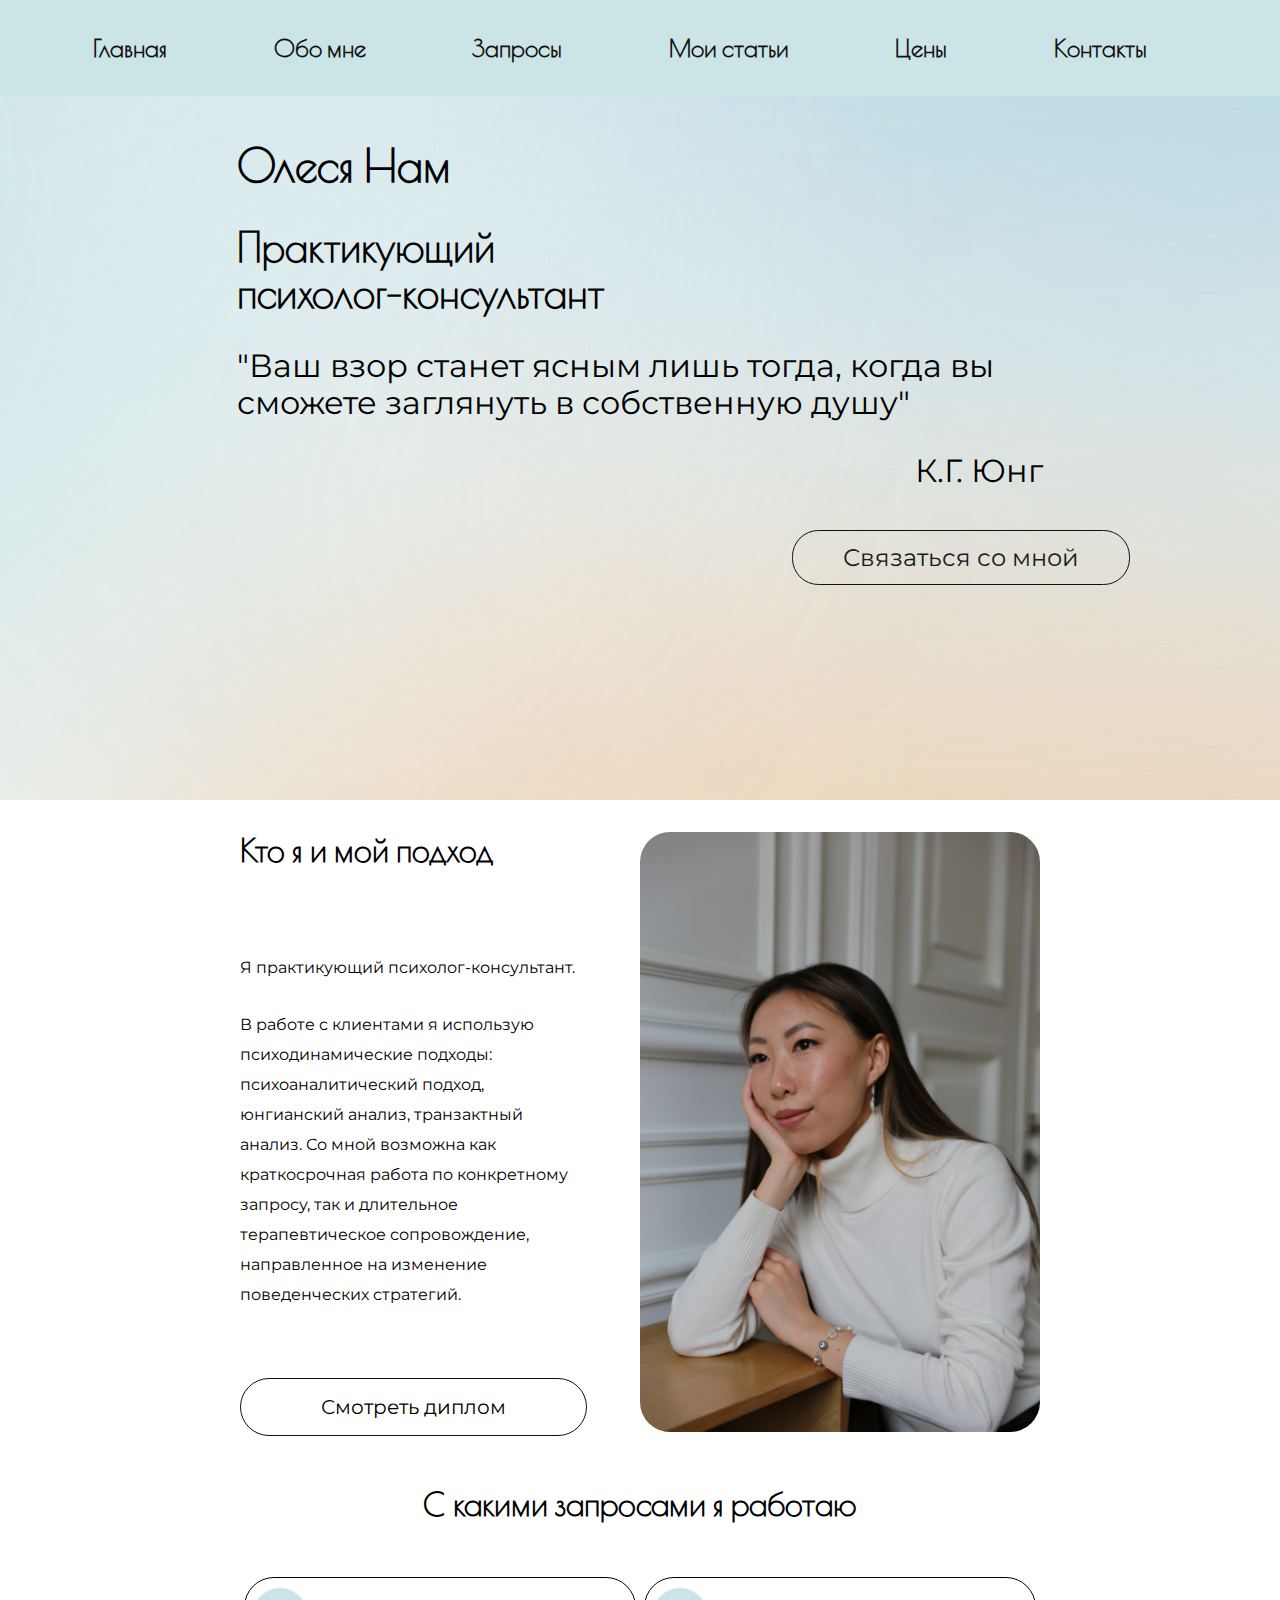
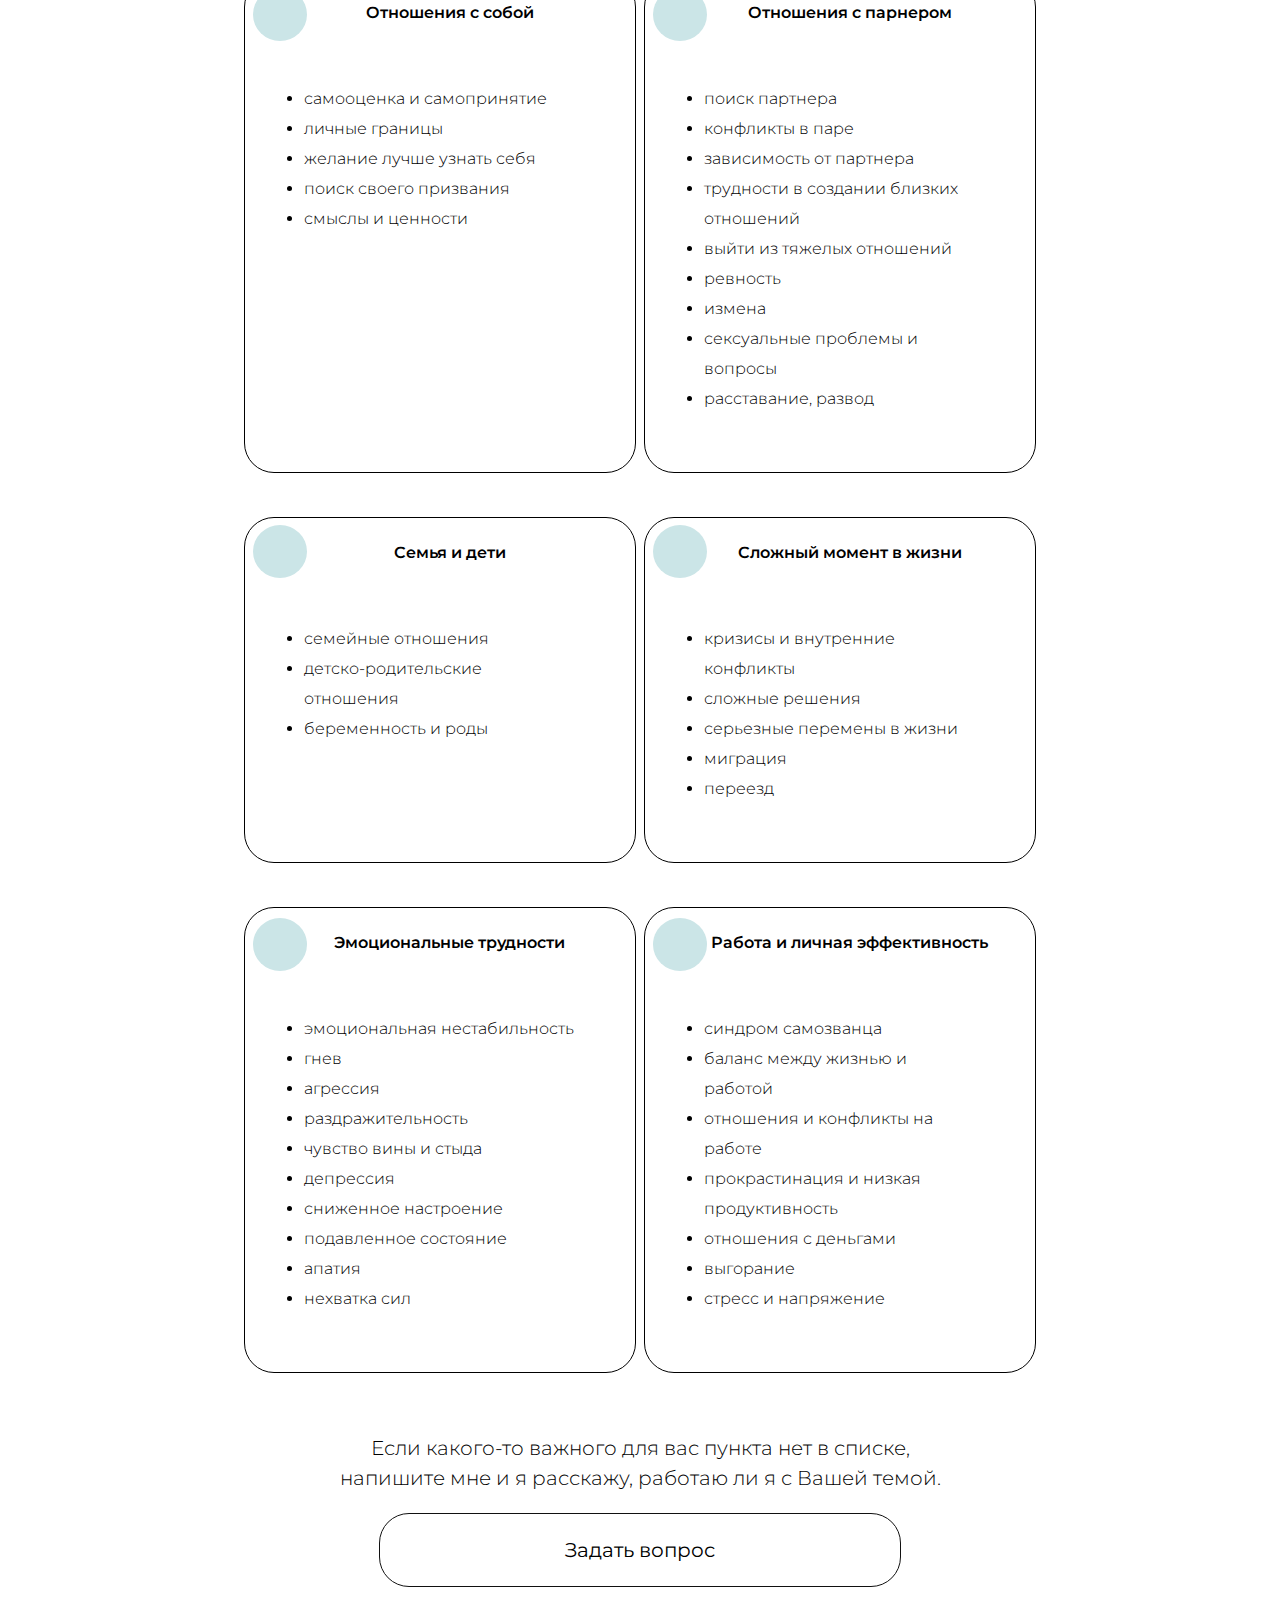
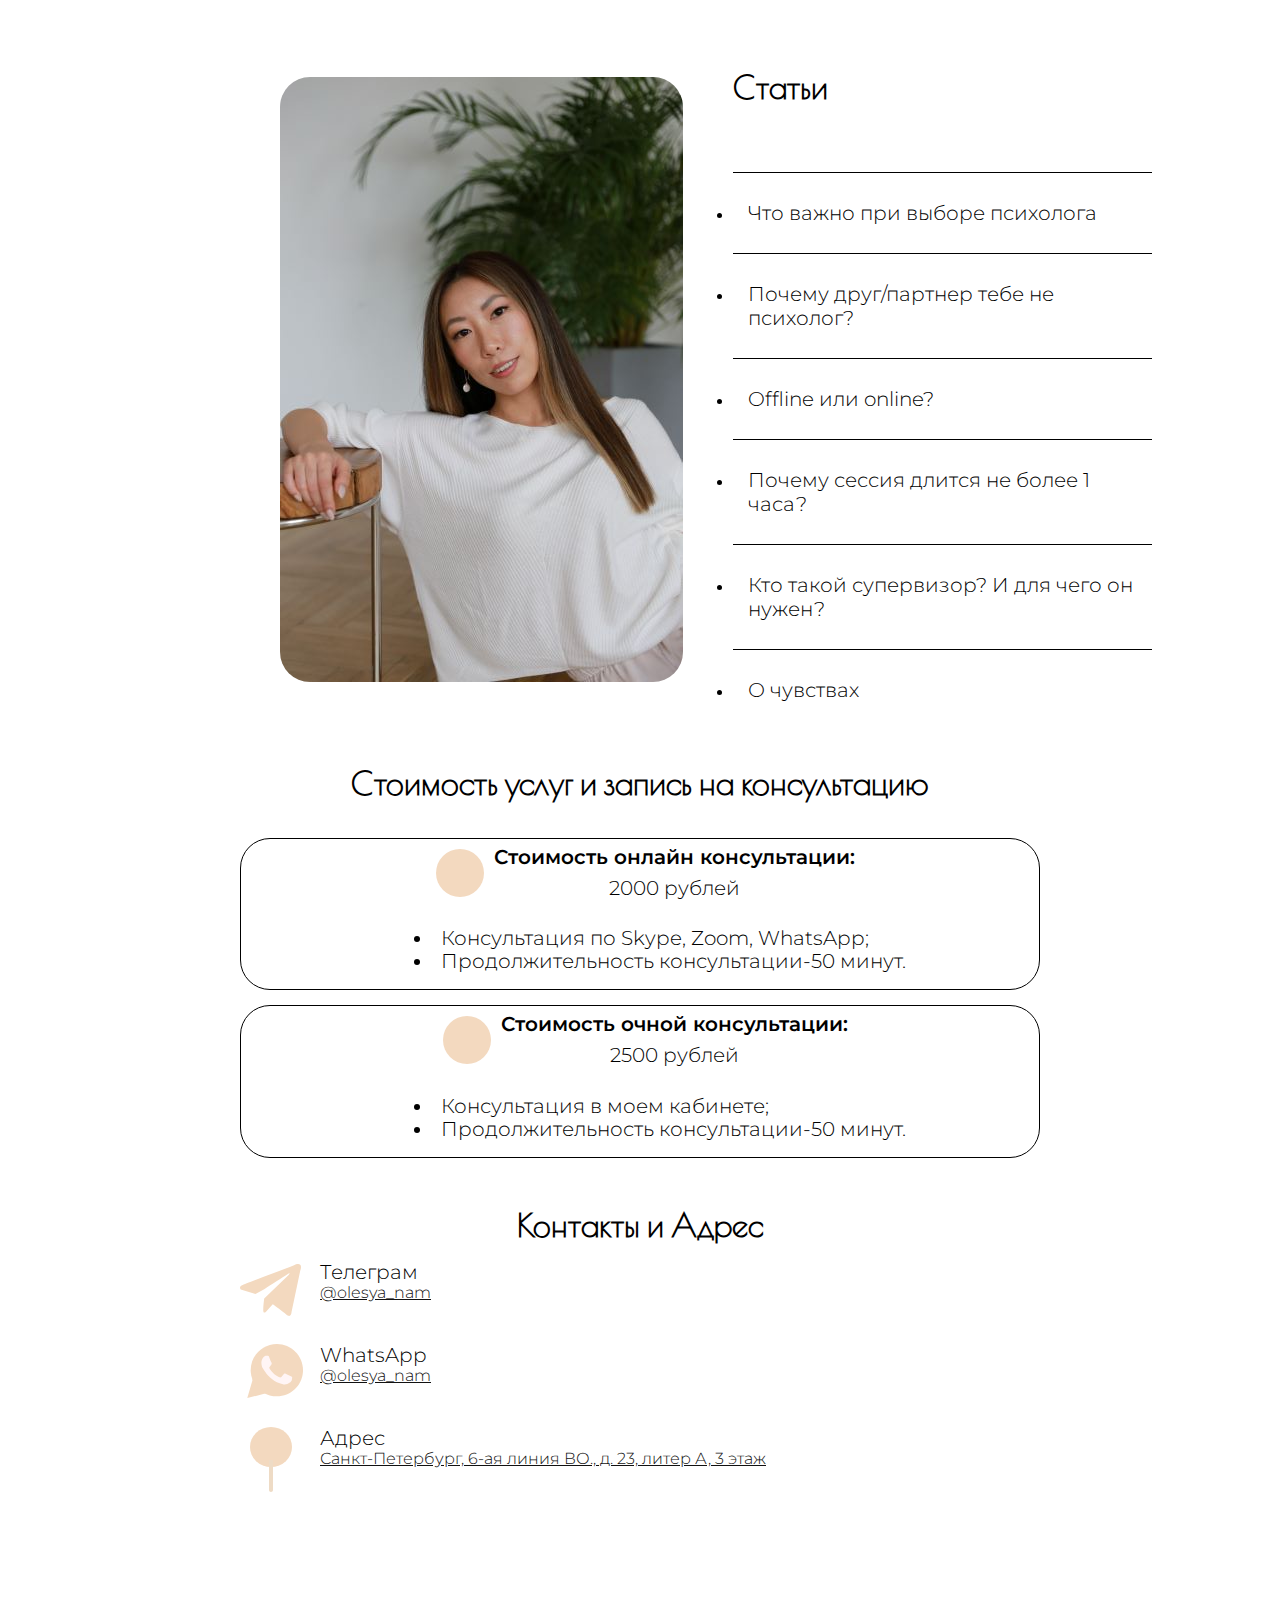
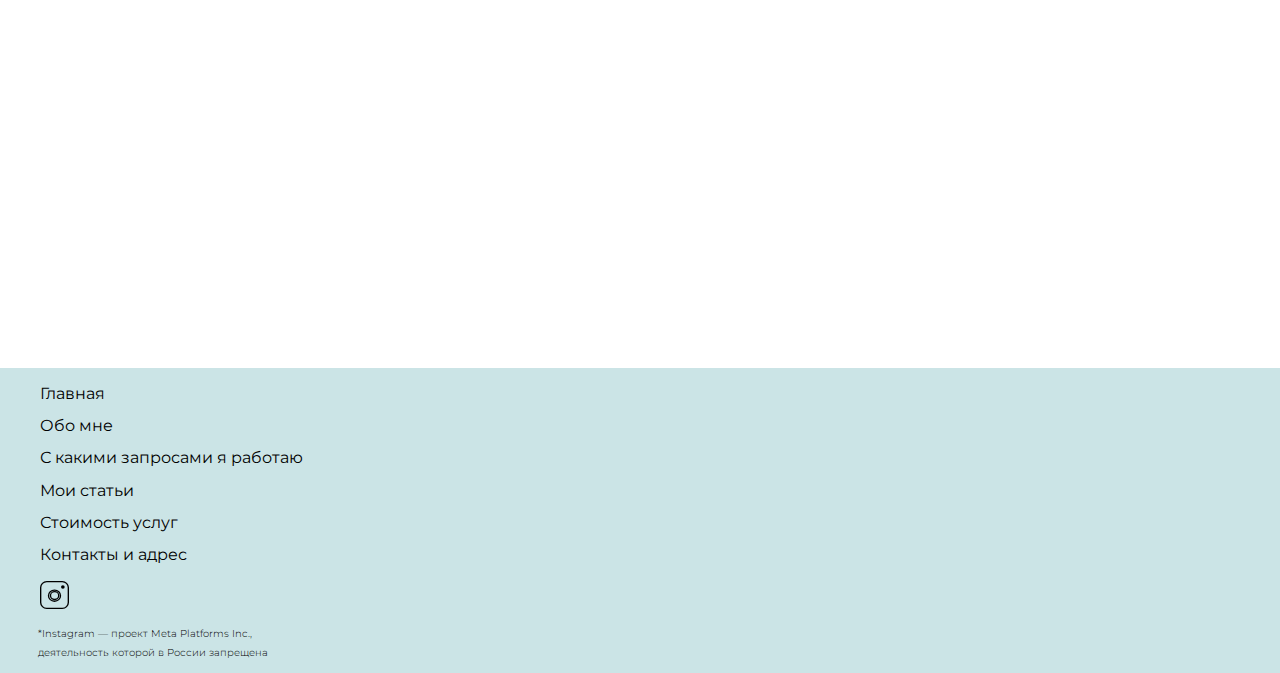
<file: index.html>
<!DOCTYPE html>
<html lang="ru">
  <head>
    <meta charset="UTF-8" />
    <meta http-equiv="X-UA-Compatible" content="IE=edge" />
    <meta name="viewport" content="width=device-width, initial-scale=1.0" />
    <link
      href="https://cdn.jsdelivr.net/npm/bootstrap@5.3.0-alpha3/dist/css/bootstrap.min.css"
      rel="stylesheet"
      integrity="sha384-KK94CHFLLe+nY2dmCWGMq91rCGa5gtU4mk92HdvYe+M/SXH301p5ILy+dN9+nJOZ"
      crossorigin="anonymous" />
    <link rel="stylesheet" href="assets/styles/normalize.css" />
    <link rel="stylesheet" href="assets/styles/style.css" />
    <link rel="shortcut icon" href="./assets/images/icon.jpg" type="img/jpg" />
    <link rel="preconnect" href="https://fonts.googleapis.com" />
    <link rel="preconnect" href="https://fonts.gstatic.com" crossorigin />
    <link
      href="https://fonts.googleapis.com/css2?family=Montserrat:wght@300&family=Poiret+One&display=swap"
      rel="stylesheet" />
    <title>Олеся Нам</title>
  </head>

  <body>
    <!-- 1Й БЛОК НАЧАЛО-->
    <header id="block1">
      <nav class="nav__header">
        <ul class="nav-bar">
          <li class="nav-links"><a href="#" target="_blank">Главная</a></li>
          <li class="nav-links">
            <a href="#about_me" target="_blank">Обо мне</a>
          </li>
          <li class="nav-links">
            <a href="#requests" target="_blank">Запросы</a>
          </li>
          <li class="nav-links">
            <a href="#articles" target="_blank">Мои статьи</a>
          </li>
          <li class="nav-links"><a href="#price" target="_blank">Цены</a></li>
          <li class="nav-links">
            <a href="#contacts" target="_blank">Контакты</a>
          </li>
        </ul>
      </nav>
      <!-- Гамбургер-меню...-->
      <div class="hamburger-menu">
        <input id="menu__toggle" type="checkbox" />
        <label class="menu__btn-header" for="menu__toggle">
          <span></span>
        </label>
        <ul class="menu__box">
          <li>
            <a class="menu__item menu__item-burg" href="#">главная</a>
          </li>
          <li>
            <a class="menu__item menu__item-burg" href="#about_me">обо мне</a>
          </li>
          <li>
            <a class="menu__item menu__item-burg" href="#requests"
              >с какими запросами я работаю</a
            >
          </li>
          <li>
            <a class="menu__item menu__item-burg" href="#articles"
              >мои статьи</a
            >
          </li>
          <li>
            <a class="menu__item menu__item-burg" href="#price">цены</a>
          </li>
          <li>
            <a class="menu__item menu__item-burg" href="#contacts">Контакты</a>
          </li>
        </ul>
      </div>

      <div class="section-1st-block">
        <div class="presentation">
          <div class="presentation presentation__name">Олеся Нам</div>
          <div class="presentation presentation__profession">
            <div class="presentation__profession-1">Практикующий</div>
            <div class="presentation__profession-2">
              психолог&ndash;консультант
            </div>
          </div>
          <blockquote class="presentation presentation__quote">
            "Ваш взор станет ясным лишь тогда, когда вы сможете заглянуть в
            собственную душу"
          </blockquote>
          <div class="presentation presentation__quote-author">К.Г. Юнг</div>
        </div>
        <div class="btn__presentation-block">
          <a
            class="btn btn__presentation"
            href="https://wa.me/9319704580"
            target="_blank"
            >Связаться со мной</a
          >
        </div>
      </div>
    </header>
    <!-- блок ОБО МНЕ -->
    <section id="about_me" class="about_me">
      <div class="container">
        <div class="information">
          <h2>Кто я и мой подход</h2>
          <div class="text">
            <p>Я практикующий психолог-консультант.</p>
            <p>
              В работе с клиентами я использую психодинамические подходы:
              психоаналитический подход, юнгианский анализ, транзактный анализ.
              Со мной возможна как краткосрочная работа по конкретному запросу,
              так и длительное терапевтическое сопровождение, направленное на
              изменение поведенческих стратегий.
            </p>
          </div>

          <a href="./indexdiplom.html" target="_blank">Смотреть диплом</a>
        </div>
        <div class="photo">
          <img src="assets/images/IMG_8323.JPG" alt="photo of Lesya" />
        </div>
      </div>
    </section>
    <!-- конец блока ОБО МНЕ -->
    <!-- блок С КАКИМИ ЗАПРОСАМИ Я РАБОТАЮ-->

    <section id="requests" class="i_work_with">
      <div class="container">
        <h2>С какими запросами я работаю</h2>

        <div class="cards">
          <div class="card self">
            <svg
              class="ellipse_blue"
              width="54"
              height="54"
              viewBox="0 0 54 54"
              fill="none"
              xmlns="http://www.w3.org/2000/svg">
              <ellipse cx="27" cy="26.5" rx="27" ry="26.5" fill="#CBE5E7" />
            </svg>
            <h3>Отношения с собой</h3>
            <ul class="list">
              <li>самооценка и самопринятие</li>
              <li>личные границы</li>
              <li>желание лучше узнать себя</li>
              <li>поиск своего призвания</li>
              <li>смыслы и ценности</li>
            </ul>
          </div>

          <div class="card partner">
            <svg
              class="ellipse_blue"
              width="54"
              height="54"
              viewBox="0 0 54 54"
              fill="none"
              xmlns="http://www.w3.org/2000/svg">
              <ellipse cx="27" cy="26.5" rx="27" ry="26.5" fill="#CBE5E7" />
            </svg>
            <h3>Отношения с парнером</h3>
            <ul class="list">
              <li>поиск партнера</li>
              <li>конфликты в паре</li>
              <li>зависимость от партнера</li>
              <li>трудности в создании близких отношений</li>
              <li>выйти из тяжелых отношений</li>
              <li>ревность</li>
              <li>измена</li>
              <li>сексуальные проблемы и вопросы</li>
              <li>расставание, развод</li>
            </ul>
          </div>
          <div class="card family">
            <svg
              class="ellipse_blue"
              width="54"
              height="54"
              viewBox="0 0 54 54"
              fill="none"
              xmlns="http://www.w3.org/2000/svg">
              <ellipse cx="27" cy="26.5" rx="27" ry="26.5" fill="#CBE5E7" />
            </svg>
            <h3>Семья и дети</h3>
            <ul class="list">
              <li>семейные отношения</li>
              <li>детско-родительские отношения</li>
              <li>беременность и роды</li>
            </ul>
          </div>

          <div class="card hard-time">
            <svg
              class="ellipse_blue"
              width="54"
              height="54"
              viewBox="0 0 54 54"
              fill="none"
              xmlns="http://www.w3.org/2000/svg">
              <ellipse cx="27" cy="26.5" rx="27" ry="26.5" fill="#CBE5E7" />
            </svg>
            <h3>Сложный момент в жизни</h3>
            <ul class="list">
              <li>кризисы и внутренние конфликты</li>
              <li>сложные решения</li>
              <li>серьезные перемены в жизни</li>
              <li>миграция</li>
              <li>переезд</li>
            </ul>
          </div>

          <div class="card emotions">
            <svg
              class="ellipse_blue"
              width="54"
              height="54"
              viewBox="0 0 54 54"
              fill="none"
              xmlns="http://www.w3.org/2000/svg">
              <ellipse cx="27" cy="26.5" rx="27" ry="26.5" fill="#CBE5E7" />
            </svg>
            <h3>Эмоциональные трудности</h3>
            <ul class="list">
              <li>эмоциональная нестабильность</li>
              <li>гнев</li>
              <li>агрессия</li>
              <li>раздражительность</li>
              <li>чувство вины и стыда</li>
              <li>депрессия</li>
              <li>сниженное настроение</li>
              <li>подавленное состояние</li>
              <li>апатия</li>
              <li>нехватка сил</li>
            </ul>
          </div>

          <div class="card work">
            <svg
              class="ellipse_blue"
              width="54"
              height="54"
              viewBox="0 0 54 54"
              fill="none"
              xmlns="http://www.w3.org/2000/svg">
              <ellipse cx="27" cy="26.5" rx="27" ry="26.5" fill="#CBE5E7" />
            </svg>
            <h3>Работа и личная эффективность</h3>
            <ul class="list">
              <li>синдром самозванца</li>
              <li>баланс между жизнью и работой</li>
              <li>отношения и конфликты на работе</li>
              <li>прокрастинация и низкая продуктивность</li>
              <li>отношения с деньгами</li>
              <li>выгорание</li>
              <li>стресс и напряжение</li>
            </ul>
          </div>
        </div>
        <div class="question">
          <p>
            Если какого-то важного для вас пункта нет в списке, напишите мне и я
            расскажу, работаю ли я с Вашей темой.
          </p>

          <a href="#contacts">Задать вопрос</a>
        </div>
      </div>
    </section>
    <!-- конец блока С КАКИМИ ЗАПРОСАМИ Я РАБОТАЮ-->

    <!--Начало блока Отзывы-->

    <div id="feedbacks">
      <div class="feedbacks-text">
        <h2 class="feedbacks-text__h2">Отзывы</h2>
      </div>

      <div class="feedbacks">
        <div class="container-sm align-items-center">
          <div id="carouselExample" class="carousel slide">
            <div class="carousel-inner">
              <div class="carousel-item active">
                <div class="row row-cols-3">
                  <div class="col">
                    <img
                      src="assets/images/feedbacks.png"
                      class="d-block w-100"
                      alt="feedback" />
                  </div>
                  <div class="col">
                    <img
                      src="assets/images/feedbacks.png"
                      class="d-block w-100"
                      alt="feedback" />
                  </div>
                  <div class="col">
                    <img
                      src="assets/images/feedbacks.png"
                      class="d-block w-100"
                      alt="feedback" />
                  </div>
                </div>
              </div>
              <div class="carousel-item">
                <div class="row row-cols-3">
                  <div class="col">
                    <img
                      src="assets/images/feedbacks.png"
                      class="d-block w-100"
                      alt="feedback" />
                  </div>
                  <div class="col">
                    <img
                      src="assets/images/feedbacks.png"
                      class="d-block w-100"
                      alt="feedback" />
                  </div>
                  <div class="col">
                    <img
                      src="assets/images/feedbacks.png"
                      class="d-block w-100"
                      alt="feedback" />
                  </div>
                </div>
              </div>
              <div class="carousel-item">
                <div class="row row-cols-3">
                  <div class="col">
                    <img
                      src="assets/images/feedbacks.png"
                      class="d-block w-100"
                      alt="feedback" />
                  </div>
                  <div class="col">
                    <img
                      src="assets/images/feedbacks.png"
                      class="d-block w-100"
                      alt="feedback" />
                  </div>
                  <div class="col">
                    <img
                      src="assets/images/feedbacks.png"
                      class="d-block w-100"
                      alt="feedback" />
                  </div>
                </div>
              </div>
            </div>
            <button
              class="carousel-control-prev"
              type="button"
              data-bs-target="#carouselExample"
              data-bs-slide="prev">
              <span
                class="carousel-control-prev-icon"
                aria-hidden="true"></span>
              <span class="visually-hidden">Previous</span>
            </button>
            <button
              class="carousel-control-next"
              type="button"
              data-bs-target="#carouselExample"
              data-bs-slide="next">
              <span
                class="carousel-control-next-icon"
                aria-hidden="true"></span>
              <span class="visually-hidden">Next</span>
            </button>
          </div>
        </div>
      </div>

      <div class="feedbacks-tablet">
        <div class="container-sm align-items-center">
          <div id="carouselExample2" class="carousel slide">
            <div class="carousel-inner">
              <div class="carousel-item active">
                <div class="row row-cols-2">
                  <div class="col">
                    <img
                      src="assets/images/feedbacks.png"
                      class="d-block w-100"
                      alt="feedback" />
                  </div>
                  <div class="col">
                    <img
                      src="assets/images/feedbacks.png"
                      class="d-block w-100"
                      alt="feedback" />
                  </div>
                </div>
              </div>
              <div class="carousel-item">
                <div class="row row-cols-2">
                  <div class="col">
                    <img
                      src="assets/images/feedbacks.png"
                      class="d-block w-100"
                      alt="feedback" />
                  </div>
                  <div class="col">
                    <img
                      src="assets/images/feedbacks.png"
                      class="d-block w-100"
                      alt="feedback" />
                  </div>
                </div>
              </div>
              <div class="carousel-item">
                <div class="row row-cols-2">
                  <div class="col">
                    <img
                      src="assets/images/feedbacks.png"
                      class="d-block w-100"
                      alt="feedback" />
                  </div>
                  <div class="col">
                    <img
                      src="assets/images/feedbacks.png"
                      class="d-block w-100"
                      alt="feedback" />
                  </div>
                </div>
              </div>
            </div>
            <button
              class="carousel-control-prev"
              type="button"
              data-bs-target="#carouselExample2"
              data-bs-slide="prev">
              <span
                class="carousel-control-prev-icon"
                aria-hidden="true"></span>
              <span class="visually-hidden">Previous</span>
            </button>
            <button
              class="carousel-control-next"
              type="button"
              data-bs-target="#carouselExample2"
              data-bs-slide="next">
              <span
                class="carousel-control-next-icon"
                aria-hidden="true"></span>
              <span class="visually-hidden">Next</span>
            </button>
          </div>
        </div>
      </div>

      <div class="feedbacks-phone">
        <div class="container-sm align-items-center">
          <div id="carouselExample3" class="carousel slide">
            <div class="carousel-inner">
              <div class="carousel-item active">
                <div class="row row-cols-1">
                  <div class="col">
                    <img
                      src="assets/images/feedbacks-f.png"
                      class="d-block w-100"
                      alt="feedback" />
                  </div>
                </div>
              </div>
              <div class="carousel-item">
                <div class="row row-cols-1">
                  <div class="col">
                    <img
                      src="assets/images/feedbacks-f.png"
                      class="d-block w-100"
                      alt="feedback" />
                  </div>
                </div>
              </div>
              <div class="carousel-item">
                <div class="row row-cols-1">
                  <div class="col img1">
                    <img
                      src="assets/images/feedbacks-f.png"
                      class="d-block w-100"
                      alt="feedback" />
                  </div>
                </div>
              </div>
            </div>
            <button
              class="carousel-control-prev"
              type="button"
              data-bs-target="#carouselExample3"
              data-bs-slide="prev">
              <span
                class="carousel-control-prev-icon"
                aria-hidden="true"></span>
              <span class="visually-hidden">Previous</span>
            </button>
            <button
              class="carousel-control-next"
              type="button"
              data-bs-target="#carouselExample3"
              data-bs-slide="next">
              <span
                class="carousel-control-next-icon"
                aria-hidden="true"></span>
              <span class="visually-hidden">Next</span>
            </button>
          </div>
        </div>
      </div>
    </div>

    <!--Конец блока Отзывы-->

    <!-- Начало 5 блока Катя -->
    <div id="articles">
      <div class="article-wrapper">
        <div class="img">
          <img
            class="img__article"
            src="assets/images/IMG_8324.jpg"
            alt="Фотография Олеси" />
        </div>
        <div class="article">
          <h2 class="article__h2">Статьи</h2>
          <ul class="art">
            <li class="art__li">
              <a class="art__h" href="./index1.html" target="_blank"
                >Что важно при выборе психолога</a
              >
            </li>
            <li class="art__li">
              <a class="art__h" href="./index2.html" target="_blank"
                >Почему друг/партнер тебе не психолог?</a
              >
            </li>
            <li class="art__li">
              <a class="art__h" href="./index3.html" target="_blank"
                >Offline или online?</a
              >
            </li>
            <li class="art__li">
              <a class="art__h" href="./index4.html" target="_blank">
                Почему сессия длится не более 1 часа?</a
              >
            </li>
            <li class="art__li">
              <a class="art__h" href="./index5.html" target="_blank">
                Кто такой супервизор? И для чего он нужен?</a
              >
            </li>
            <li class="art__li">
              <a class="art__h" href="./index6.html" target="_blank"
                >О чувствах</a
              >
            </li>
          </ul>
        </div>
      </div>
    </div>
    <!-- Окончание 5 блока Катя -->

    <!--Начало Блока Стоимость (Анна Крючкова) -->

    <div id="price" class="container">
      <h2 class="price-h2">Стоимость услуг и запись на консультацию</h2>
      <!--Блок price-->
      <div class="price">
        <!--Вложенный блок price-online-->
        <div class="price-online">
          <!--Вложенный блок price-icon-->
          <div class="price-icon">
            <!--Элемент блока price-icon-->
            <img
              class="price-icon__price-icon-img"
              src="./assets/images/Ellipse9.svg"
              alt="Иконка" />
          </div>
          <!--Вложенный блок headline-price-->
          <div class="headline-price">
            <!--Элемент блока price-->
            <h3 class="price__h3">Стоимость онлайн консультации:</h3>
            <h4 class="price__h4">2000 рублей</h4>
          </div>
          <!--Вложенный блок details (БЭМ)*/-->
          <div class="details">
            <ul class="details__list">
              <li class="details__item">
                Консультация по Skype, Zoom, WhatsApp;
              </li>
              <li class="details__item">
                Продолжительность консультации-50 минут.
              </li>
            </ul>
          </div>
        </div>
        <!--/*Вложенный блок price-offline*/-->
        <div class="price-offline">
          <div class="price-icon">
            <img
              class="price-icon__price-icon-img"
              src="./assets/images/Ellipse9.svg"
              alt="Иконка" />
          </div>
          <div class="price__headline-price">
            <h3 class="price__h3">Стоимость очной консультации:</h3>
            <h4 class="price__h4">2500 рублей</h4>
          </div>
          <!--Вложенный блок details (БЭМ)*/-->
          <div class="details">
            <ul class="details__list">
              <li class="details__item">Консультация в моем кабинете;</li>
              <li class="details__item">
                Продолжительность консультации-50 минут.
              </li>
            </ul>
          </div>
        </div>
        <!--/*Вложенный блок form-accomodation*/-->
        <div class="form-accomodation">
          <div class="accomodation">
            <h3 class="price__h3">
              Записаться на консультацию/Отправить сообщение
            </h3>
          </div>
          <!--/*Вложенный блок form-accomodation-contacts*/-->
          <div class="form-accomodation-contacts">
            <div class="form-accomodation-contacts__name">
              <input type="text" class="input-name" placeholder="Ваше имя" />
            </div>

            <div class="form-accomodation-contacts__mail">
              <input
                type="text"
                class="input-mail"
                placeholder="Ник в Телеграм" />
            </div>

            <div class="form-accomodation-contacts__messenger">
              <input
                type="text"
                class="input-messenger"
                placeholder="Номер телефона" />
            </div>
          </div>
          <div class="form-accomodation-contacts__text-message">
            <input
              type="text"
              class="input-text-message"
              placeholder="Сообщение" />
          </div>
          <div class="form-accomodation-contacts__send-form">
            <button class="button-send-form">Отправить</button>
          </div>
        </div>
      </div>
    </div>
    <!--Окончание Блока Стоимость (Анна Крючкова) -->
    <!--Начало блока Contacts block-->
    <section class="contacts-block" id="contacts">
      <h2 class="contacts-block__title">Контакты и Адрес</h2>
      <img
        src="./assets/images/Телеграм.svg"
        alt="Телеграм"
        class="contacts-block__icon-1" />
      <img
        src="./assets/images/up.svg"
        alt="WhatsApp"
        class="contacts-block__icon-2" />
      <img
        src="./assets/images/Адрес.svg"
        alt="Адрес"
        class="contacts-block__icon-3" />
      <div class="contacts-block__social-media-1">
        <p class="contacts-block__text">Телеграм</p>
        <a
          href="https://t.me/olesya_nam"
          target="_blank"
          class="contacts-block__link"
          >@olesya_nam</a
        >
      </div>
      <div class="contacts-block__social-media-2">
        <p class="contacts-block__text">WhatsApp</p>
        <a
          href="https://wa.me/9319704580"
          target="_blank"
          class="contacts-block__link"
          >@olesya_nam</a
        >
      </div>
      <div class="contacts-block__social-media-3">
        <p class="contacts-block__text">Адрес</p>
        <a href="#map" class="contacts-block__link"
          >Санкт-Петербург, 6-ая линия ВО., д. 23, литер А, 3 этаж</a
        >
      </div>
      <div class="contacts-block__map">
        <iframe
          src="https://yandex.ru/map-widget/v1/?um=constructor%3Ab49593fc2a0d039268f9a0a605ade99fd08750a9d8d406e2eda9ea5788ca8ebf&amp;source=constructor"
          width="100%"
          height="100%"
          id="map"
          frameborder="0"></iframe>
      </div>
    </section>
    <!--окончание блока Contacts block-->

    <!--начало блока Footer-->
    <footer class="footer">
      <nav class="footer__menu">
        <ul class="footer__menu-items">
          <li class="footer__menu-item">
            <a href="#block1" target="_blank" class="footer__menu-item"
              >Главная</a
            >
          </li>
          <li class="footer__menu-item">
            <a href="#about_me" target="_blank" class="footer__menu-item"
              >Обо мне</a
            >
          </li>
          <li class="footer__menu-item">
            <a href="#requests" target="_blank" class="footer__menu-item"
              >С какими запросами я работаю</a
            >
          </li>
          <li class="footer__menu-item">
            <a href="#articles" target="_blank" class="footer__menu-item"
              >Мои статьи</a
            >
          </li>
          <li class="footer__menu-item">
            <a href="#price" target="_blank" class="footer__menu-item"
              >Стоимость услуг</a
            >
          </li>
          <li class="footer__menu-item">
            <a href="#contacts" target="_blank" class="footer__menu-item"
              >Контакты и адрес</a
            >
          </li>
        </ul>
        <nav class="footer__menu">
          <div class="footer__menu-items2">
            <a
              href="https://www.instagram.com/lesya_nam/?igshid=YmMyMTA2M2Y%3D"
              class="footer__menu-item"
              target="_blank"
              ><img
                src="./assets/images/Group4@2x.svg"
                alt="instagram"
                class="footer__menu-item-img1" />
            </a>
          </div>
        </nav>
        <p class="footer__menu-info">
          *Instagram — проект Meta Platforms Inc., <br />
          деятельность которой в России запрещена
        </p>
      </nav>
    </footer>
    <!--окончание блока Footer-->
    <script
      src="https://cdn.jsdelivr.net/npm/bootstrap@5.3.0-alpha3/dist/js/bootstrap.bundle.min.js"
      integrity="sha384-ENjdO4Dr2bkBIFxQpeoTz1HIcje39Wm4jDKdf19U8gI4ddQ3GYNS7NTKfAdVQSZe"
      crossorigin="anonymous"></script>
  </body>
</html>
</file>
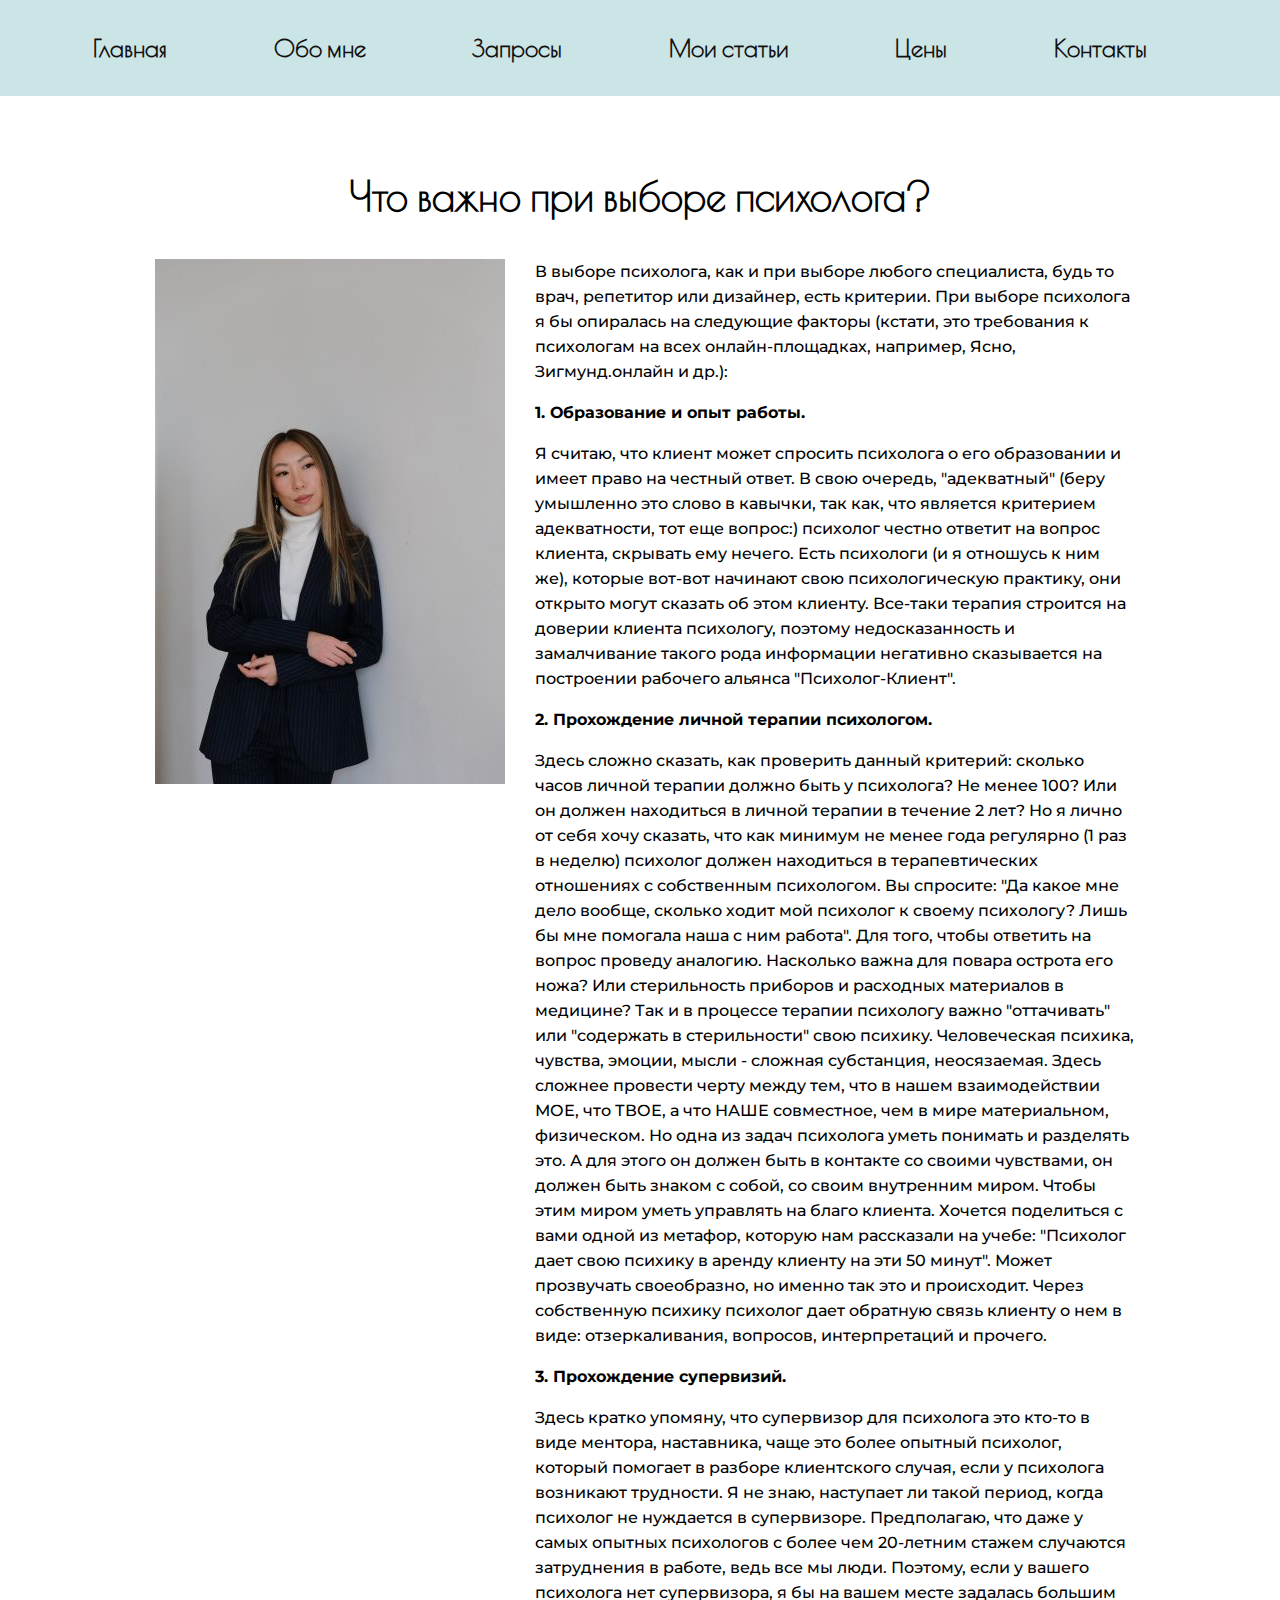
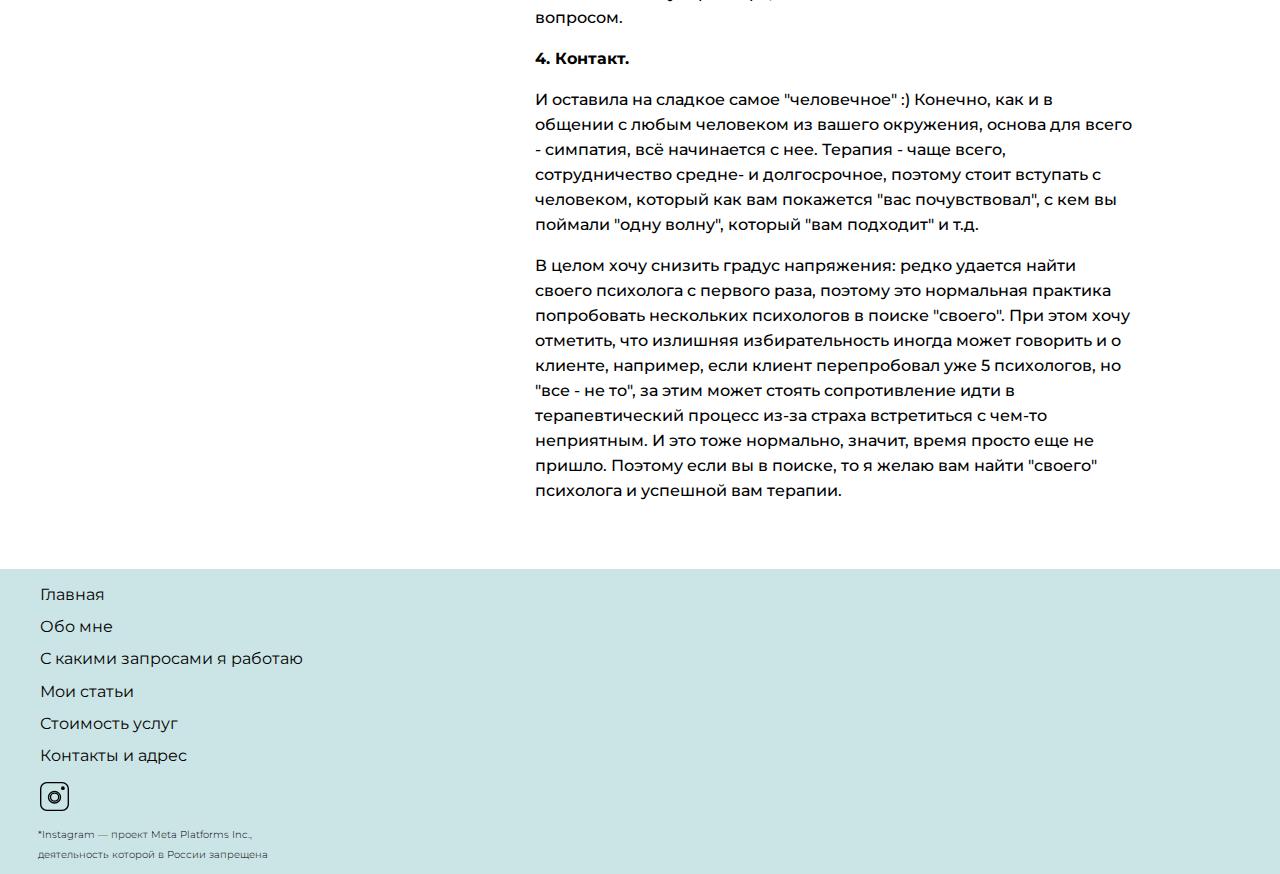
<file: index1.html>
<!DOCTYPE html>
<html lang="ru">
  <head>
    <meta charset="UTF-8" />
    <meta http-equiv="X-UA-Compatible" content="IE=edge" />
    <meta name="viewport" content="width=device-width, initial-scale=1.0" />
    <title>Олеся Нам</title>
    <link rel="stylesheet" href="assets/styles/normalize.css" />
    <link rel="shortcut icon" href="./assets/images/icon.jpg" type="img/jpg" />
    <link rel="stylesheet" href="assets2/styles2/style2.css" />
    <link rel="preconnect" href="https://fonts.googleapis.com" />
    <link rel="preconnect" href="https://fonts.gstatic.com" crossorigin />
    <link
      href="https://fonts.googleapis.com/css2?family=Montserrat:wght@300&family=Poiret+One&display=swap"
      rel="stylesheet" />
  </head>
  <body>
    <header id="block1">
      <nav class="nav__header">
        <ul class="nav-bar">
          <li class="nav-links">
            <a href="./index.html" target="_blank">Главная</a>
          </li>
          <li class="nav-links">
            <a href="./index.html#about_me" target="_blank">Обо мне</a>
          </li>
          <li class="nav-links">
            <a href="./index.html#requests" target="_blank">Запросы</a>
          </li>
          <li class="nav-links">
            <a href="./index.html#articles" target="_blank">Мои статьи</a>
          </li>
          <li class="nav-links">
            <a href="./index.html#price" target="_blank">Цены</a>
          </li>
          <li class="nav-links">
            <a href="./index.html#contacts" target="_blank">Контакты</a>
          </li>
        </ul>
      </nav>
      <!-- Гамбургер-меню...-->
      <div class="hamburger-menu">
        <input id="menu__toggle" type="checkbox" />
        <label class="menu__btn-header" for="menu__toggle">
          <span></span>
        </label>
        <ul class="menu__box">
          <li>
            <a class="menu__item menu__item-burg" href="./index.html"
              >главная</a
            >
          </li>
          <li>
            <a class="menu__item menu__item-burg" href="./index.html#about_me"
              >обо мне</a
            >
          </li>
          <li>
            <a class="menu__item menu__item-burg" href="./index.html#requests"
              >с какими запросами я работаю</a
            >
          </li>
          <li>
            <a class="menu__item menu__item-burg" href="./index.html#articles"
              >мои статьи</a
            >
          </li>
          <li>
            <a class="menu__item menu__item-burg" href="./index.html#price"
              >цены</a
            >
          </li>
          <li>
            <a class="menu__item menu__item-burg" href="./index.html#contacts"
              >Контакты</a
            >
          </li>
        </ul>
      </div>
    </header>
    <div class="article1">
      <h1 class="article1__h1">Что важно при выборе психолога?</h1>
      <div class="article1__container">
        <div class="article1__img">
          <img
            class="img1"
            src="./assets/images/IMG_83201.jpg"
            alt="Фото Олеси" />
        </div>
        <div class="article1__container_text">
          В выборе психолога, как и при выборе любого специалиста, будь то врач,
          репетитор или дизайнер, есть критерии. При выборе психолога я бы
          опиралась на следующие факторы (кстати, это требования к психологам на
          всех онлайн-площадках, например, Ясно, Зигмунд.онлайн и др.):

          <p class="primary">1. Образование и опыт работы.</p>
          Я считаю, что клиент может спросить психолога о его образовании и
          имеет право на честный ответ. В свою очередь, "адекватный" (беру
          умышленно это слово в кавычки, так как, что является критерием
          адекватности, тот еще вопрос:) психолог честно ответит на вопрос
          клиента, скрывать ему нечего. Есть психологи (и я отношусь к ним же),
          которые вот-вот начинают свою психологическую практику, они открыто
          могут сказать об этом клиенту. Все-таки терапия строится на доверии
          клиента психологу, поэтому недосказанность и замалчивание такого рода
          информации негативно сказывается на построении рабочего альянса
          "Психолог-Клиент".

          <p class="primary">2. Прохождение личной терапии психологом.</p>

          Здесь сложно сказать, как проверить данный критерий: сколько часов
          личной терапии должно быть у психолога? Не менее 100? Или он должен
          находиться в личной терапии в течение 2 лет? Но я лично от себя хочу
          сказать, что как минимум не менее года регулярно (1 раз в неделю)
          психолог должен находиться в терапевтических отношениях с собственным
          психологом. Вы спросите: "Да какое мне дело вообще, сколько ходит мой
          психолог к своему психологу? Лишь бы мне помогала наша с ним работа".
          Для того, чтобы ответить на вопрос проведу аналогию. Насколько важна
          для повара острота его ножа? Или стерильность приборов и расходных
          материалов в медицине? Так и в процессе терапии психологу важно
          "оттачивать" или "содержать в стерильности" свою психику. Человеческая
          психика, чувства, эмоции, мысли - сложная субстанция, неосязаемая.
          Здесь сложнее провести черту между тем, что в нашем взаимодействии
          МОЕ, что ТВОЕ, а что НАШЕ совместное, чем в мире материальном,
          физическом. Но одна из задач психолога уметь понимать и разделять это.
          А для этого он должен быть в контакте со своими чувствами, он должен
          быть знаком с собой, со своим внутренним миром. Чтобы этим миром уметь
          управлять на благо клиента. Хочется поделиться с вами одной из
          метафор, которую нам рассказали на учебе: "Психолог дает свою психику
          в аренду клиенту на эти 50 минут". Может прозвучать своеобразно, но
          именно так это и происходит. Через собственную психику психолог дает
          обратную связь клиенту о нем в виде: отзеркаливания, вопросов,
          интерпретаций и прочего.

          <p class="primary">3. Прохождение супервизий.</p>

          Здесь кратко упомяну, что супервизор для психолога это кто-то в виде
          ментора, наставника, чаще это более опытный психолог, который помогает
          в разборе клиентского случая, если у психолога возникают трудности. Я
          не знаю, наступает ли такой период, когда психолог не нуждается в
          супервизоре. Предполагаю, что даже у самых опытных психологов с более
          чем 20-летним стажем случаются затруднения в работе, ведь все мы люди.
          Поэтому, если у вашего психолога нет супервизора, я бы на вашем месте
          задалась большим вопросом.

          <p class="primary">4. Контакт.</p>

          И оставила на сладкое самое "человечное" :) Конечно, как и в общении с
          любым человеком из вашего окружения, основа для всего - симпатия, всё
          начинается с нее. Терапия - чаще всего, сотрудничество средне- и
          долгосрочное, поэтому стоит вступать с человеком, который как вам
          покажется "вас почувствовал", с кем вы поймали "одну волну", который
          "вам подходит" и т.д.

          <p>
            В целом хочу снизить градус напряжения: редко удается найти своего
            психолога с первого раза, поэтому это нормальная практика
            попробовать нескольких психологов в поиске "своего". При этом хочу
            отметить, что излишняя избирательность иногда может говорить и о
            клиенте, например, если клиент перепробовал уже 5 психологов, но
            "все - не то", за этим может стоять сопротивление идти в
            терапевтический процесс из-за страха встретиться с чем-то
            неприятным. И это тоже нормально, значит, время просто еще не
            пришло. Поэтому если вы в поиске, то я желаю вам найти "своего"
            психолога и успешной вам терапии.
          </p>
        </div>
      </div>
    </div>
    <footer class="footer">
      <nav class="footer__menu">
        <ul class="footer__menu-items">
          <li class="footer__menu-item">
            <a href="./index.html" target="_blank" class="footer__menu-item"
              >Главная</a
            >
          </li>
          <li class="footer__menu-item">
            <a
              href="./index.html#about_me"
              target="_blank"
              class="footer__menu-item"
              >Обо мне</a
            >
          </li>
          <li class="footer__menu-item">
            <a
              href="./index.html#requests"
              target="_blank"
              class="footer__menu-item"
              >С какими запросами я работаю</a
            >
          </li>
          <li class="footer__menu-item">
            <a
              href="./index.html#articles"
              target="_blank"
              class="footer__menu-item"
              >Мои статьи</a
            >
          </li>
          <li class="footer__menu-item">
            <a
              href="./index.html#price"
              target="_blank"
              class="footer__menu-item"
              >Стоимость услуг</a
            >
          </li>
          <li class="footer__menu-item">
            <a
              href="./index.html#contacts"
              target="_blank"
              class="footer__menu-item"
              >Контакты и адрес</a
            >
          </li>
        </ul>
        <nav class="footer__menu">
          <div class="footer__menu-items2">
            <a
              href="https://www.instagram.com/lesya_nam/?igshid=YmMyMTA2M2Y%3D"
              class="footer__menu-item"
              target="_blank"
              ><img
                src="./assets/images/Group4@2x.svg"
                alt="instagram"
                class="footer__menu-item-img1" />
            </a>
          </div>
        </nav>
        <p class="footer__menu-info">
          *Instagram — проект Meta Platforms Inc., <br />
          деятельность которой в России запрещена
        </p>
      </nav>
    </footer>
  </body>
</html>
</file>
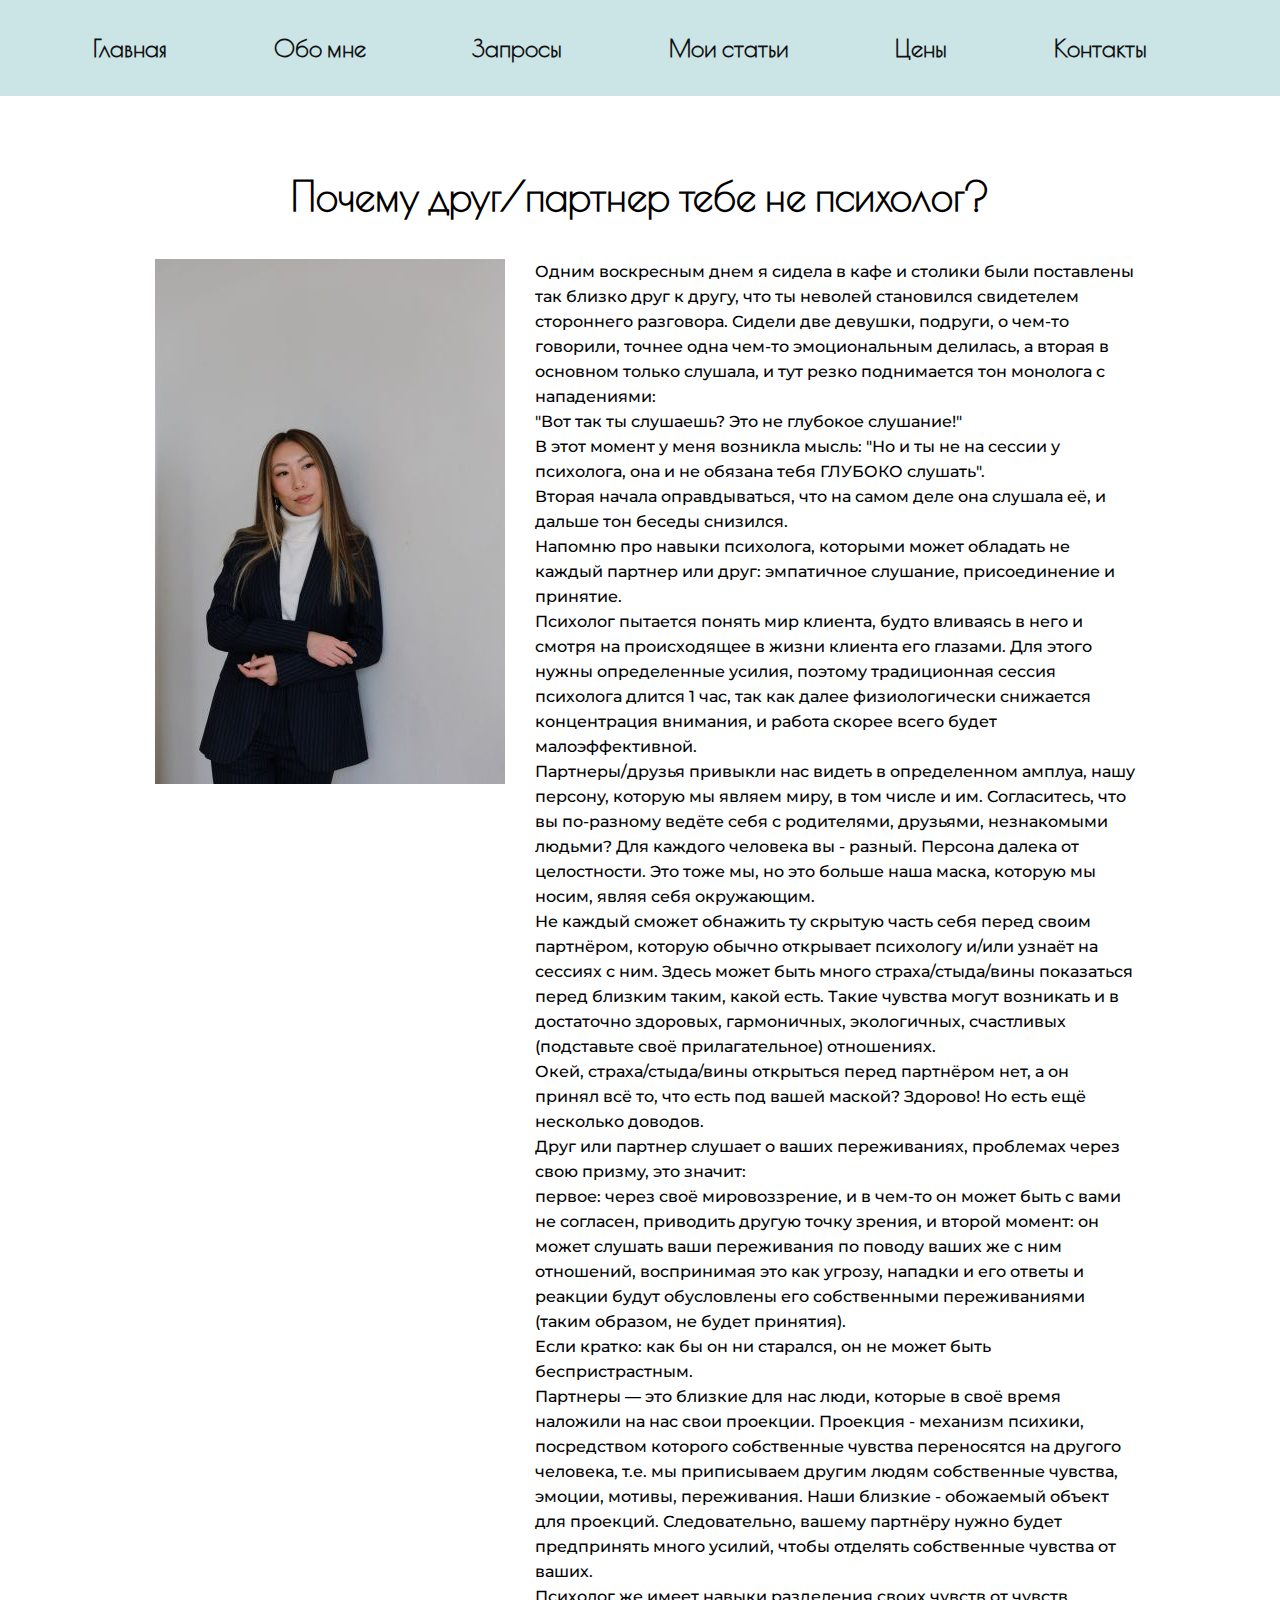
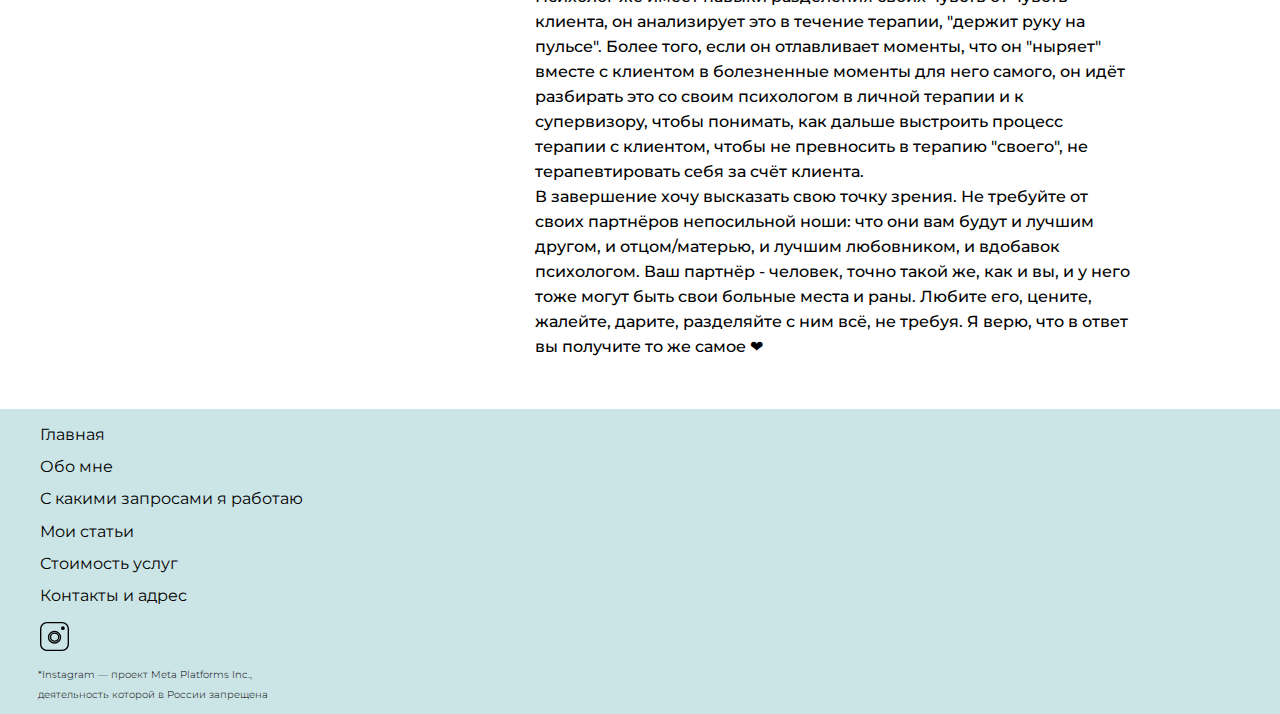
<file: index2.html>
<!DOCTYPE html>
<html lang="ru">
  <head>
    <meta charset="UTF-8" />
    <meta http-equiv="X-UA-Compatible" content="IE=edge" />
    <meta name="viewport" content="width=device-width, initial-scale=1.0" />
    <title>Олеся Нам</title>
    <link rel="preconnect" href="https://fonts.googleapis.com" />
    <link rel="preconnect" href="https://fonts.gstatic.com" crossorigin />
    <link rel="shortcut icon" href="./assets/images/icon.jpg" type="img/jpg" />
    <link
      href="https://fonts.googleapis.com/css2?family=Montserrat:wght@300&family=Poiret+One&display=swap"
      rel="stylesheet" />
    <link rel="stylesheet" href="assets/styles/normalize.css" />
    <link rel="stylesheet" href="assets2/styles2/style2.css" />
  </head>
  <body>
    <header id="block1">
      <nav class="nav__header">
        <ul class="nav-bar">
          <li class="nav-links">
            <a href="./index.html" target="_blank">Главная</a>
          </li>
          <li class="nav-links">
            <a href="./index.html#about_me" target="_blank">Обо мне</a>
          </li>
          <li class="nav-links">
            <a href="./index.html#requests" target="_blank">Запросы</a>
          </li>
          <li class="nav-links">
            <a href="./index.html#articles" target="_blank">Мои статьи</a>
          </li>
          <li class="nav-links">
            <a href="./index.html#price" target="_blank">Цены</a>
          </li>
          <li class="nav-links">
            <a href="./index.html#contacts" target="_blank">Контакты</a>
          </li>
        </ul>
      </nav>
      <!-- Гамбургер-меню...-->
      <div class="hamburger-menu">
        <input id="menu__toggle" type="checkbox" />
        <label class="menu__btn-header" for="menu__toggle">
          <span></span>
        </label>
        <ul class="menu__box">
          <li>
            <a class="menu__item menu__item-burg" href="./index.html"
              >главная</a
            >
          </li>
          <li>
            <a class="menu__item menu__item-burg" href="./index.html#about_me"
              >обо мне</a
            >
          </li>
          <li>
            <a class="menu__item menu__item-burg" href="./index.html#requests"
              >с какими запросами я работаю</a
            >
          </li>
          <li>
            <a class="menu__item menu__item-burg" href="./index.html#articles"
              >мои статьи</a
            >
          </li>
          <li>
            <a class="menu__item menu__item-burg" href="./index.html#price"
              >цены</a
            >
          </li>
          <li>
            <a class="menu__item menu__item-burg" href="./index.html#contacts"
              >Контакты</a
            >
          </li>
        </ul>
      </div>
    </header>
    <div class="article1">
      <h1 class="article1__h1">Почему друг/партнер тебе не психолог?</h1>
      <div class="article1__container">
        <div class="article1__img">
          <img
            class="img1"
            src="./assets/images/IMG_83201.jpg"
            alt="Фото Олеси" />
        </div>
        <div class="article1__container_text">
          Одним воскресным днем я сидела в кафе и столики были поставлены так
          близко друг к другу, что ты неволей становился свидетелем стороннего
          разговора. Сидели две девушки, подруги, о чем-то говорили, точнее одна
          чем-то эмоциональным делилась, а вторая в основном только слушала, и
          тут резко поднимается тон монолога с нападениями:
          <br />"Вот так ты слушаешь? Это не глубокое слушание!"
          <br />
          В этот момент у меня возникла мысль: "Но и ты не на сессии у
          психолога, она и не обязана тебя ГЛУБОКО слушать". <br />Вторая начала
          оправдываться, что на самом деле она слушала её, и дальше тон беседы
          снизился.
          <br />
          Напомню про навыки психолога, которыми может обладать не каждый
          партнер или друг: эмпатичное слушание, присоединение и принятие.<br />
          Психолог пытается понять мир клиента, будто вливаясь в него и смотря
          на происходящее в жизни клиента его глазами. Для этого нужны
          определенные усилия, поэтому традиционная сессия психолога длится 1
          час, так как далее физиологически снижается концентрация внимания, и
          работа скорее всего будет малоэффективной.
          <br />
          Партнеры/друзья привыкли нас видеть в определенном амплуа, нашу
          персону, которую мы являем миру, в том числе и им. Согласитесь, что вы
          по-разному ведёте себя с родителями, друзьями, незнакомыми людьми? Для
          каждого человека вы - разный. Персона далека от целостности. Это тоже
          мы, но это больше наша маска, которую мы носим, являя себя
          окружающим.<br />
          Не каждый сможет обнажить ту скрытую часть себя перед своим партнёром,
          которую обычно открывает психологу и/или узнаёт на сессиях с ним.
          Здесь может быть много страха/стыда/вины показаться перед близким
          таким, какой есть. Такие чувства могут возникать и в достаточно
          здоровых, гармоничных, экологичных, счастливых (подставьте своё
          прилагательное) отношениях.
          <br />Окей, страха/стыда/вины открыться перед партнёром нет, а он
          принял всё то, что есть под вашей маской? Здорово! Но есть ещё
          несколько доводов. <br />Друг или партнер слушает о ваших
          переживаниях, проблемах через свою призму, это значит: <br />первое:
          через своё мировоззрение, и в чем-то он может быть с вами не согласен,
          приводить другую точку зрения, и второй момент: он может слушать ваши
          переживания по поводу ваших же с ним отношений, воспринимая это как
          угрозу, нападки и его ответы и реакции будут обусловлены его
          собственными переживаниями (таким образом, не будет принятия).
          <br />Если кратко: как бы он ни старался, он не может быть
          беспристрастным.
          <br />
          Партнеры — это близкие для нас люди, которые в своё время наложили на
          нас свои проекции. Проекция - механизм психики, посредством которого
          собственные чувства переносятся на другого человека, т.е. мы
          приписываем другим людям собственные чувства, эмоции, мотивы,
          переживания. Наши близкие - обожаемый объект для проекций.
          Следовательно, вашему партнёру нужно будет предпринять много усилий,
          чтобы отделять собственные чувства от ваших.
          <br />
          Психолог же имеет навыки разделения своих чувств от чувств клиента, он
          анализирует это в течение терапии, "держит руку на пульсе". Более
          того, если он отлавливает моменты, что он "ныряет" вместе с клиентом в
          болезненные моменты для него самого, он идёт разбирать это со своим
          психологом в личной терапии и к супервизору, чтобы понимать, как
          дальше выстроить процесс терапии с клиентом, чтобы не превносить в
          терапию "своего", не терапевтировать себя за счёт клиента.
          <br />В завершение хочу высказать свою точку зрения. Не требуйте от
          своих партнёров непосильной ноши: что они вам будут и лучшим другом, и
          отцом/матерью, и лучшим любовником, и вдобавок психологом. Ваш партнёр
          - человек, точно такой же, как и вы, и у него тоже могут быть свои
          больные места и раны. Любите его, цените, жалейте, дарите, разделяйте
          с ним всë, не требуя. Я верю, что в ответ вы получите то же самое ❤
        </div>
      </div>
    </div>
    <footer class="footer">
      <nav class="footer__menu">
        <ul class="footer__menu-items">
          <li class="footer__menu-item">
            <a href="./index.html" target="_blank" class="footer__menu-item"
              >Главная</a
            >
          </li>
          <li class="footer__menu-item">
            <a
              href="./index.html#about_me"
              target="_blank"
              class="footer__menu-item"
              >Обо мне</a
            >
          </li>
          <li class="footer__menu-item">
            <a
              href="./index.html#requests"
              target="_blank"
              class="footer__menu-item"
              >С какими запросами я работаю</a
            >
          </li>
          <li class="footer__menu-item">
            <a
              href="./index.html#articles"
              target="_blank"
              class="footer__menu-item"
              >Мои статьи</a
            >
          </li>
          <li class="footer__menu-item">
            <a
              href="./index.html#price"
              target="_blank"
              class="footer__menu-item"
              >Стоимость услуг</a
            >
          </li>
          <li class="footer__menu-item">
            <a
              href="./index.html#contacts"
              target="_blank"
              class="footer__menu-item"
              >Контакты и адрес</a
            >
          </li>
        </ul>
        <nav class="footer__menu">
          <div class="footer__menu-items2">
            <a
              href="https://www.instagram.com/lesya_nam/?igshid=YmMyMTA2M2Y%3D"
              class="footer__menu-item"
              target="_blank"
              ><img
                src="./assets/images/Group4@2x.svg"
                alt="instagram"
                class="footer__menu-item-img1" />
            </a>
          </div>
        </nav>
        <p class="footer__menu-info">
          *Instagram — проект Meta Platforms Inc., <br />
          деятельность которой в России запрещена
        </p>
      </nav>
    </footer>
  </body>
</html>
</file>
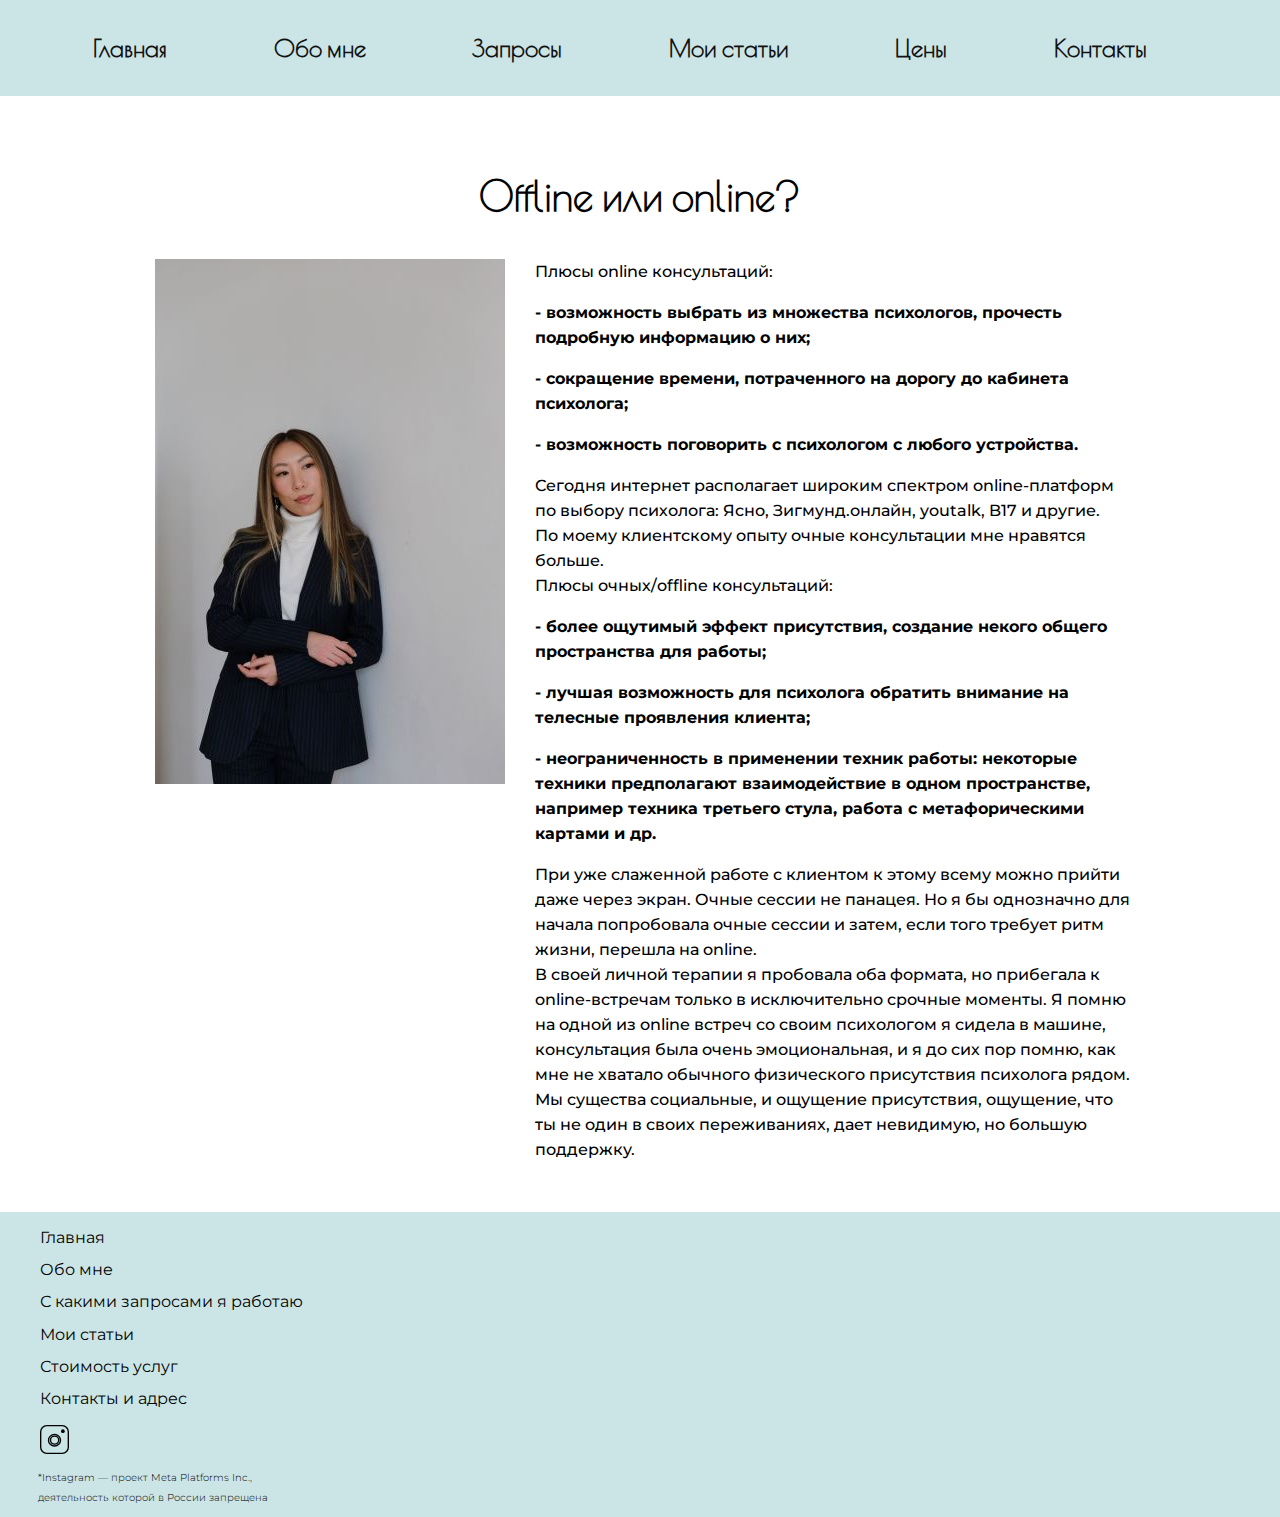
<file: index3.html>
<!DOCTYPE html>
<html lang="ru">
  <head>
    <meta charset="UTF-8" />
    <meta http-equiv="X-UA-Compatible" content="IE=edge" />
    <meta name="viewport" content="width=device-width, initial-scale=1.0" />
    <title>Олеся Нам</title>
    <link rel="preconnect" href="https://fonts.googleapis.com" />
    <link rel="preconnect" href="https://fonts.gstatic.com" crossorigin />
    <link rel="shortcut icon" href="./assets/images/icon.jpg" type="img/jpg" />
    <link
      href="https://fonts.googleapis.com/css2?family=Montserrat:wght@300&family=Poiret+One&display=swap"
      rel="stylesheet" />
    <link rel="stylesheet" href="assets/styles/normalize.css" />
    <link rel="stylesheet" href="assets2/styles2/style2.css" />
  </head>
  <body>
    <header id="block1">
      <nav class="nav__header">
        <ul class="nav-bar">
          <li class="nav-links">
            <a href="./index.html" target="_blank">Главная</a>
          </li>
          <li class="nav-links">
            <a href="./index.html#about_me" target="_blank">Обо мне</a>
          </li>
          <li class="nav-links">
            <a href="./index.html#requests" target="_blank">Запросы</a>
          </li>
          <li class="nav-links">
            <a href="./index.html#articles" target="_blank">Мои статьи</a>
          </li>
          <li class="nav-links">
            <a href="./index.html#price" target="_blank">Цены</a>
          </li>
          <li class="nav-links">
            <a href="./index.html#contacts" target="_blank">Контакты</a>
          </li>
        </ul>
      </nav>
      <!-- Гамбургер-меню...-->
      <div class="hamburger-menu">
        <input id="menu__toggle" type="checkbox" />
        <label class="menu__btn-header" for="menu__toggle">
          <span></span>
        </label>
        <ul class="menu__box">
          <li>
            <a class="menu__item menu__item-burg" href="./index.html"
              >главная</a
            >
          </li>
          <li>
            <a class="menu__item menu__item-burg" href="./index.html#about_me"
              >обо мне</a
            >
          </li>
          <li>
            <a class="menu__item menu__item-burg" href="./index.html#requests"
              >с какими запросами я работаю</a
            >
          </li>
          <li>
            <a class="menu__item menu__item-burg" href="./index.html#articles"
              >мои статьи</a
            >
          </li>
          <li>
            <a class="menu__item menu__item-burg" href="./index.html#price"
              >цены</a
            >
          </li>
          <li>
            <a class="menu__item menu__item-burg" href="./index.html#contacts"
              >Контакты</a
            >
          </li>
        </ul>
      </div>
    </header>
    <div class="article1">
      <h1 class="article1__h1">Offline или online?</h1>
      <div class="article1__container">
        <div class="article1__img">
          <img
            class="img1"
            src="./assets/images/IMG_83201.jpg"
            alt="Фото Олеси" />
        </div>
        <div class="article1__container_text">
          Плюсы online консультаций:
          <p class="primary">
            - возможность выбрать из множества психологов, прочесть подробную
            информацию о них;
          </p>
          <p class="primary">
            - сокращение времени, потраченного на дорогу до кабинета психолога;
          </p>
          <p class="primary">
            - возможность поговорить с психологом с любого устройства.
          </p>
          Сегодня интернет располагает широким спектром online-платформ по
          выбору психолога: Ясно, Зигмунд.онлайн, youtalk, B17 и другие.<br />
          По моему клиентскому опыту очные консультации мне нравятся больше.<br />
          Плюсы очных/offline консультаций:
          <p class="primary">
            - более ощутимый эффект присутствия, создание некого общего
            пространства для работы;
          </p>
          <p class="primary">
            - лучшая возможность для психолога обратить внимание на телесные
            проявления клиента;
          </p>
          <p class="primary">
            - неограниченность в применении техник работы: некоторые техники
            предполагают взаимодействие в одном пространстве, например техника
            третьего стула, работа с метафорическими картами и др.
          </p>
          При уже слаженной работе с клиентом к этому всему можно прийти даже
          через экран. Очные сессии не панацея. Но я бы однозначно для начала
          попробовала очные сессии и затем, если того требует ритм жизни,
          перешла на online.<br />
          В своей личной терапии я пробовала оба формата, но прибегала к
          online-встречам только в исключительно срочные моменты. Я помню на
          одной из online встреч со своим психологом я сидела в машине,
          консультация была очень эмоциональная, и я до сих пор помню, как мне
          не хватало обычного физического присутствия психолога рядом. Мы
          существа социальные, и ощущение присутствия, ощущение, что ты не один
          в своих переживаниях, дает невидимую, но большую поддержку.
        </div>
      </div>
    </div>
    <footer class="footer">
      <nav class="footer__menu">
        <ul class="footer__menu-items">
          <li class="footer__menu-item">
            <a href="./index.html" target="_blank" class="footer__menu-item"
              >Главная</a
            >
          </li>
          <li class="footer__menu-item">
            <a
              href="./index.html#about_me"
              target="_blank"
              class="footer__menu-item"
              >Обо мне</a
            >
          </li>
          <li class="footer__menu-item">
            <a
              href="./index.html#requests"
              target="_blank"
              class="footer__menu-item"
              >С какими запросами я работаю</a
            >
          </li>
          <li class="footer__menu-item">
            <a
              href="./index.html#articles"
              target="_blank"
              class="footer__menu-item"
              >Мои статьи</a
            >
          </li>
          <li class="footer__menu-item">
            <a
              href="./index.html#price"
              target="_blank"
              class="footer__menu-item"
              >Стоимость услуг</a
            >
          </li>
          <li class="footer__menu-item">
            <a
              href="./index.html#contacts"
              target="_blank"
              class="footer__menu-item"
              >Контакты и адрес</a
            >
          </li>
        </ul>
        <nav class="footer__menu">
          <div class="footer__menu-items2">
            <a
              href="https://www.instagram.com/lesya_nam/?igshid=YmMyMTA2M2Y%3D"
              class="footer__menu-item"
              target="_blank"
              ><img
                src="./assets/images/Group4@2x.svg"
                alt="instagram"
                class="footer__menu-item-img1" />
            </a>
          </div>
        </nav>
        <p class="footer__menu-info">
          *Instagram — проект Meta Platforms Inc., <br />
          деятельность которой в России запрещена
        </p>
      </nav>
    </footer>
  </body>
</html>
</file>
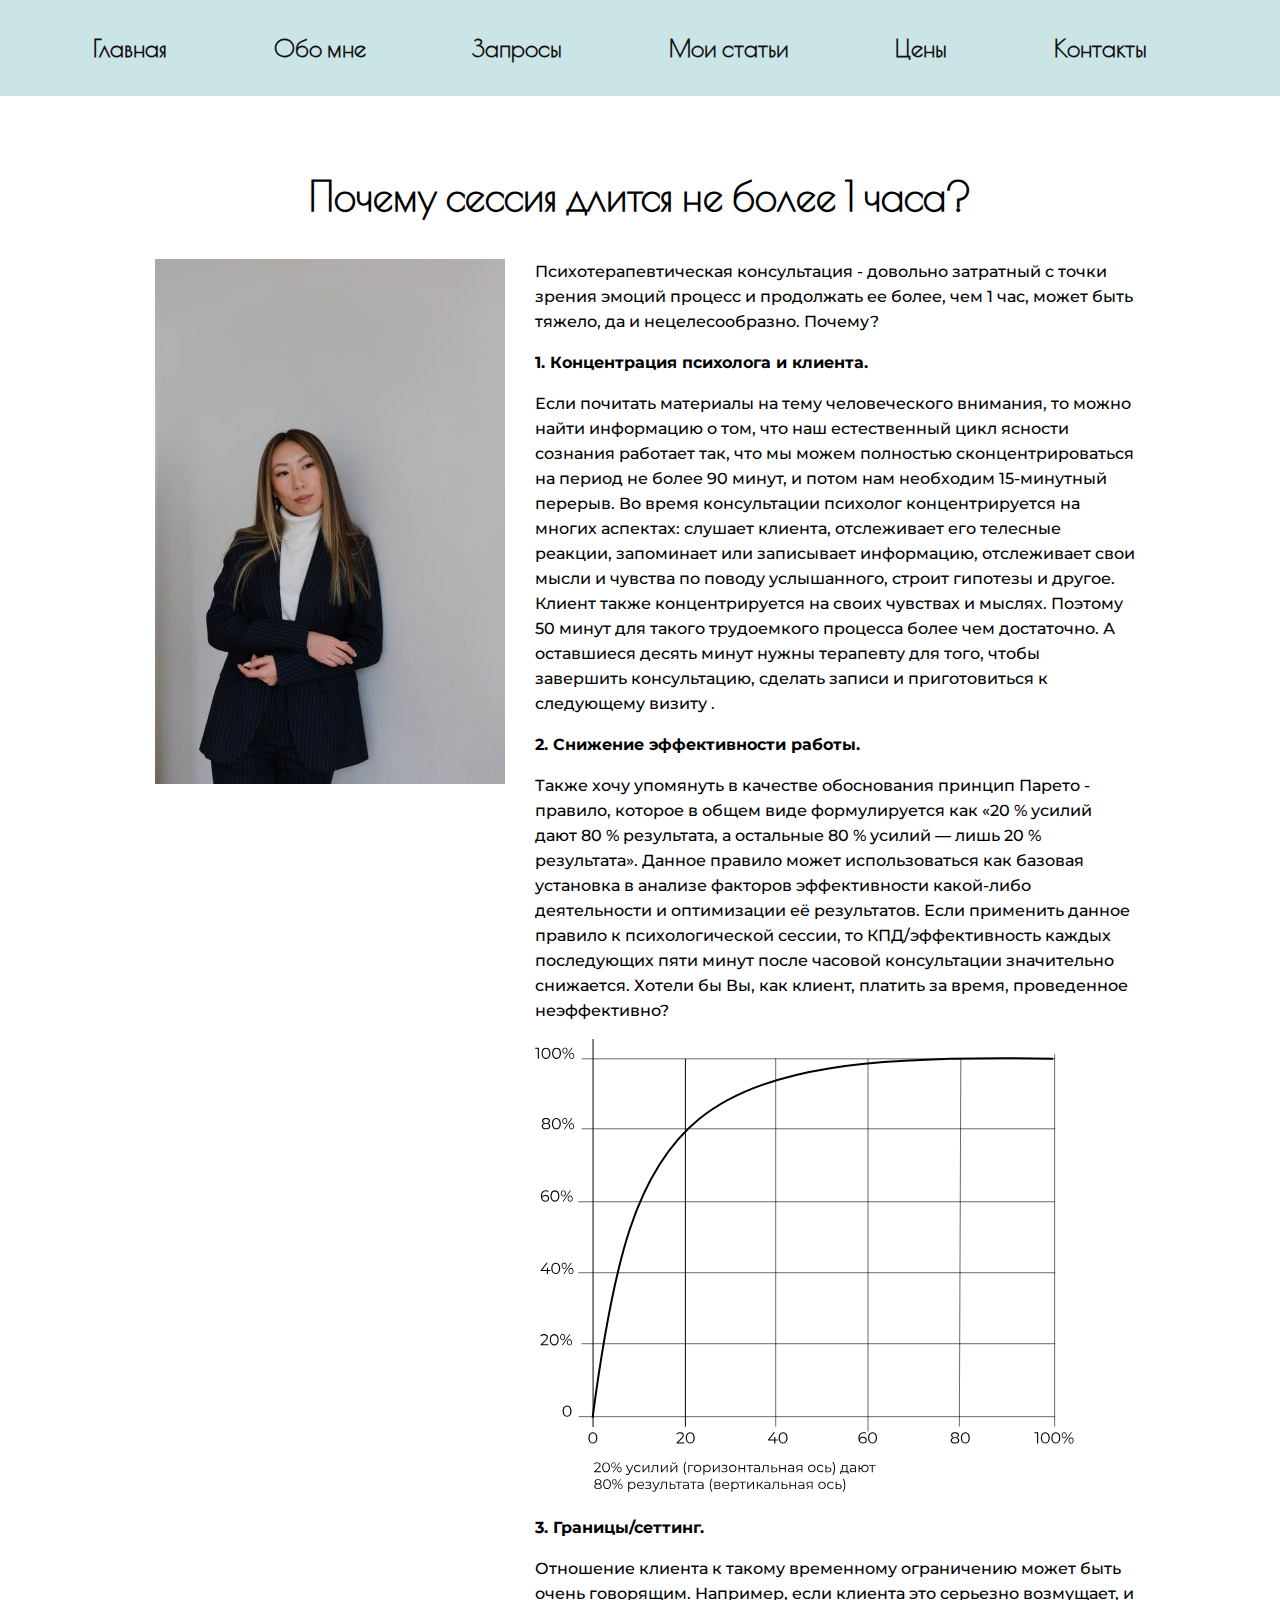
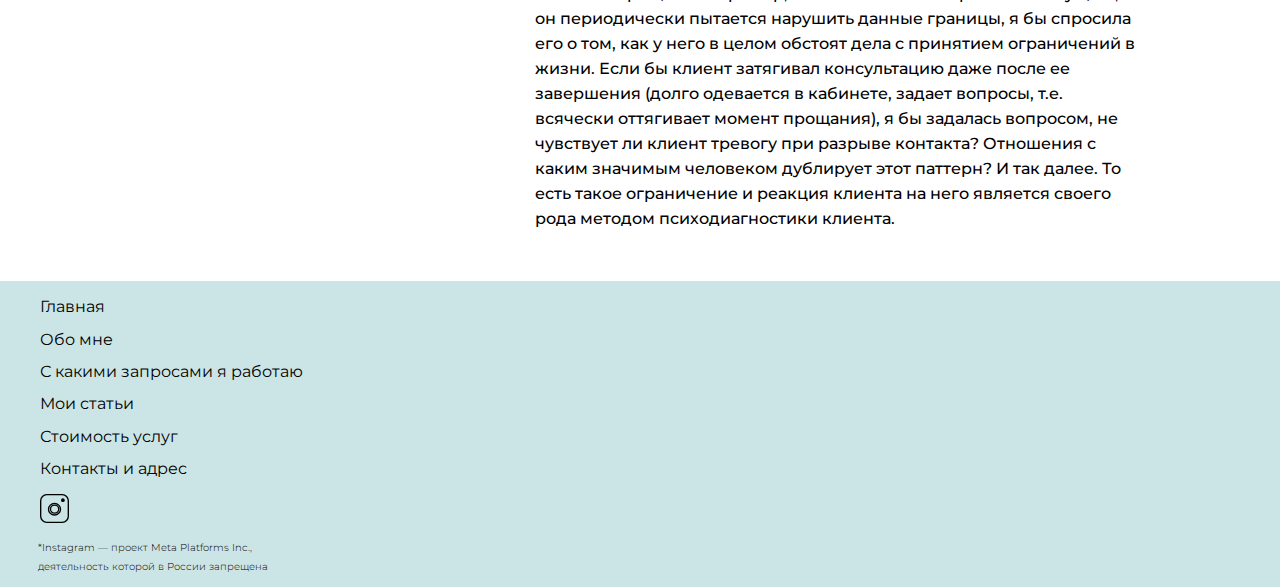
<file: index4.html>
<!DOCTYPE html>
<html lang="ru">
  <head>
    <meta charset="UTF-8" />
    <meta http-equiv="X-UA-Compatible" content="IE=edge" />
    <meta name="viewport" content="width=device-width, initial-scale=1.0" />
    <title>Олеся Нам</title>
    <link rel="preconnect" href="https://fonts.googleapis.com" />
    <link rel="preconnect" href="https://fonts.gstatic.com" crossorigin />
    <link rel="shortcut icon" href="./assets/images/icon.jpg" type="img/jpg" />
    <link
      href="https://fonts.googleapis.com/css2?family=Montserrat:wght@300&family=Poiret+One&display=swap"
      rel="stylesheet" />
    <link rel="stylesheet" href="assets/styles/normalize.css" />
    <link rel="shortcut icon" href="./assets/images/icon.jpg" type="img/jpg" />
    <link rel="stylesheet" href="assets2/styles2/style2.css" />
  </head>
  <body>
    <header id="block1">
      <nav class="nav__header">
        <ul class="nav-bar">
          <li class="nav-links">
            <a href="./index.html" target="_blank">Главная</a>
          </li>
          <li class="nav-links">
            <a href="./index.html#about_me" target="_blank">Обо мне</a>
          </li>
          <li class="nav-links">
            <a href="./index.html#requests" target="_blank">Запросы</a>
          </li>
          <li class="nav-links">
            <a href="./index.html#articles" target="_blank">Мои статьи</a>
          </li>
          <li class="nav-links">
            <a href="./index.html#price" target="_blank">Цены</a>
          </li>
          <li class="nav-links">
            <a href="./index.html#contacts" target="_blank">Контакты</a>
          </li>
        </ul>
      </nav>
      <!-- Гамбургер-меню...-->
      <div class="hamburger-menu">
        <input id="menu__toggle" type="checkbox" />
        <label class="menu__btn-header" for="menu__toggle">
          <span></span>
        </label>
        <ul class="menu__box">
          <li>
            <a class="menu__item menu__item-burg" href="./index.html"
              >главная</a
            >
          </li>
          <li>
            <a class="menu__item menu__item-burg" href="./index.html#about_me"
              >обо мне</a
            >
          </li>
          <li>
            <a class="menu__item menu__item-burg" href="./index.html#requests"
              >с какими запросами я работаю</a
            >
          </li>
          <li>
            <a class="menu__item menu__item-burg" href="./index.html#articles"
              >мои статьи</a
            >
          </li>
          <li>
            <a class="menu__item menu__item-burg" href="./index.html#price"
              >цены</a
            >
          </li>
          <li>
            <a class="menu__item menu__item-burg" href="./index.html#contacts"
              >Контакты</a
            >
          </li>
        </ul>
      </div>
    </header>
    <div class="article1">
      <h1 class="article1__h1">Почему сессия длится не более 1 часа?</h1>
      <div class="article1__container">
        <div class="article1__img">
          <img
            class="img1"
            src="./assets/images/IMG_83201.jpg"
            alt=" Фото Олеси" />
        </div>
        <div class="article1__container_text">
          Психотерапевтическая консультация - довольно затратный с точки зрения
          эмоций процесс и продолжать ее более, чем 1 час, может быть тяжело, да
          и нецелесообразно. Почему?
          <p class="primary">1. Концентрация психолога и клиента.</p>
          Если почитать материалы на тему человеческого внимания, то можно найти
          информацию о том, что наш естественный цикл ясности сознания работает
          так, что мы можем полностью сконцентрироваться на период не более 90
          минут, и потом нам необходим 15-минутный перерыв. Во время
          консультации психолог концентрируется на многих аспектах: слушает
          клиента, отслеживает его телесные реакции, запоминает или записывает
          информацию, отслеживает свои мысли и чувства по поводу услышанного,
          строит гипотезы и другое. Клиент также концентрируется на своих
          чувствах и мыслях. Поэтому 50 минут для такого трудоемкого процесса
          более чем достаточно. А оставшиеся десять минут нужны терапевту для
          того, чтобы завершить консультацию, сделать записи и приготовиться к
          следующему визиту .
          <p class="primary">2. Снижение эффективности работы.</p>
          Также хочу упомянуть в качестве обоснования принцип Парето - правило,
          которое в общем виде формулируется как «20 % усилий дают 80 %
          результата, а остальные 80 % усилий — лишь 20 % результата». Данное
          правило может использоваться как базовая установка в анализе факторов
          эффективности какой-либо деятельности и оптимизации её результатов.
          Если применить данное правило к психологической сессии, то
          КПД/эффективность каждых последующих пяти минут после часовой
          консультации значительно снижается. Хотели бы Вы, как клиент, платить
          за время, проведенное неэффективно?
          <p>
            <img class="graph" src="./assets/images/Group13.svg" alt="График" />
          </p>
          <p class="primary">3. Границы/сеттинг.</p>
          Отношение клиента к такому временному ограничению может быть очень
          говорящим. Например, если клиента это серьезно возмущает, и он
          периодически пытается нарушить данные границы, я бы спросила его о
          том, как у него в целом обстоят дела с принятием ограничений в жизни.
          Если бы клиент затягивал консультацию даже после ее завершения (долго
          одевается в кабинете, задает вопросы, т.е. всячески оттягивает момент
          прощания), я бы задалась вопросом, не чувствует ли клиент тревогу при
          разрыве контакта? Отношения с каким значимым человеком дублирует этот
          паттерн? И так далее. То есть такое ограничение и реакция клиента на
          него является своего рода методом психодиагностики клиента.
        </div>
      </div>
    </div>
    <footer class="footer">
      <nav class="footer__menu">
        <ul class="footer__menu-items">
          <li class="footer__menu-item">
            <a href="./index.html" target="_blank" class="footer__menu-item"
              >Главная</a
            >
          </li>
          <li class="footer__menu-item">
            <a
              href="./index.html#about_me"
              target="_blank"
              class="footer__menu-item"
              >Обо мне</a
            >
          </li>
          <li class="footer__menu-item">
            <a
              href="./index.html#requests"
              target="_blank"
              class="footer__menu-item"
              >С какими запросами я работаю</a
            >
          </li>
          <li class="footer__menu-item">
            <a
              href="./index.html#articles"
              target="_blank"
              class="footer__menu-item"
              >Мои статьи</a
            >
          </li>
          <li class="footer__menu-item">
            <a
              href="./index.html#price"
              target="_blank"
              class="footer__menu-item"
              >Стоимость услуг</a
            >
          </li>
          <li class="footer__menu-item">
            <a
              href="./index.html#contacts"
              target="_blank"
              class="footer__menu-item"
              >Контакты и адрес</a
            >
          </li>
        </ul>
        <nav class="footer__menu">
          <div class="footer__menu-items2">
            <a
              href="https://www.instagram.com/lesya_nam/?igshid=YmMyMTA2M2Y%3D"
              class="footer__menu-item"
              target="_blank"
              ><img
                src="./assets/images/Group4@2x.svg"
                alt="instagram"
                class="footer__menu-item-img1" />
            </a>
          </div>
        </nav>
        <p class="footer__menu-info">
          *Instagram — проект Meta Platforms Inc., <br />
          деятельность которой в России запрещена
        </p>
      </nav>
    </footer>
  </body>
</html>
</file>
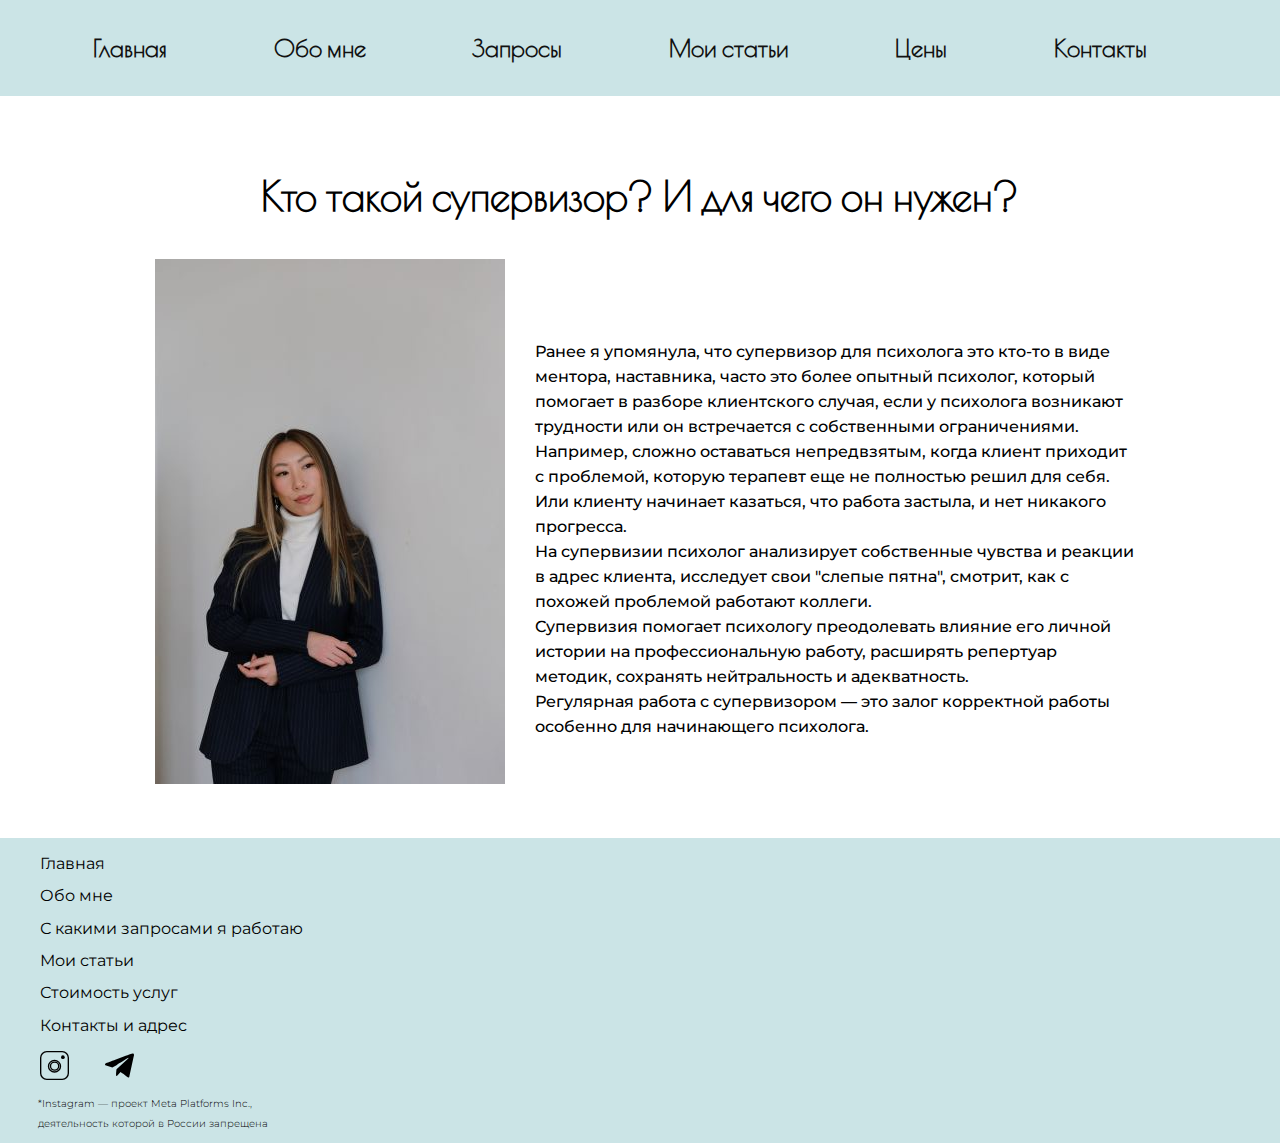
<file: index5.html>
<!DOCTYPE html>
<html lang="ru">
  <head>
    <meta charset="UTF-8" />
    <meta http-equiv="X-UA-Compatible" content="IE=edge" />
    <meta name="viewport" content="width=device-width, initial-scale=1.0" />
    <title>Олеся Нам</title>
    <link rel="preconnect" href="https://fonts.googleapis.com" />
    <link rel="preconnect" href="https://fonts.gstatic.com" crossorigin />
    <link
      href="https://fonts.googleapis.com/css2?family=Montserrat:wght@300&family=Poiret+One&display=swap"
      rel="stylesheet" />
    <link rel="stylesheet" href="assets/styles/normalize.css" />
    <link rel="shortcut icon" href="./assets/images/icon.jpg" type="img/jpg" />
    <link rel="stylesheet" href="assets2/styles2/style2.css" />
  </head>
  <body>
    <header id="block1">
      <nav class="nav__header">
        <ul class="nav-bar">
          <li class="nav-links">
            <a href="./index.html" target="_blank">Главная</a>
          </li>
          <li class="nav-links">
            <a href="./index.html#about_me" target="_blank">Обо мне</a>
          </li>
          <li class="nav-links">
            <a href="./index.html#requests" target="_blank">Запросы</a>
          </li>
          <li class="nav-links">
            <a href="./index.html#articles" target="_blank">Мои статьи</a>
          </li>
          <li class="nav-links">
            <a href="./index.html#price" target="_blank">Цены</a>
          </li>
          <li class="nav-links">
            <a href="./index.html#contacts" target="_blank">Контакты</a>
          </li>
        </ul>
      </nav>
      <!-- Гамбургер-меню...-->
      <div class="hamburger-menu">
        <input id="menu__toggle" type="checkbox" />
        <label class="menu__btn-header" for="menu__toggle">
          <span></span>
        </label>
        <ul class="menu__box">
          <li>
            <a class="menu__item menu__item-burg" href="./index.html"
              >главная</a
            >
          </li>
          <li>
            <a class="menu__item menu__item-burg" href="./index.html#about_me"
              >обо мне</a
            >
          </li>
          <li>
            <a class="menu__item menu__item-burg" href="./index.html#requests"
              >с какими запросами я работаю</a
            >
          </li>
          <li>
            <a class="menu__item menu__item-burg" href="./index.html#articles"
              >мои статьи</a
            >
          </li>
          <li>
            <a class="menu__item menu__item-burg" href="./index.html#price"
              >цены</a
            >
          </li>
          <li>
            <a class="menu__item menu__item-burg" href="./index.html#contacts"
              >Контакты</a
            >
          </li>
        </ul>
      </div>
    </header>
    <div class="article1">
      <h1 class="article1__h1">Кто такой супервизор? И для чего он нужен?</h1>
      <div class="article1__container">
        <div class="article1__img">
          <img
            class="img1"
            src="./assets/images/IMG_83201.jpg"
            alt="Фото Олеси" />
        </div>
        <div class="article1__container_text">
          <article class="text5">
            Ранее я упомянула, что супервизор для психолога это кто-то в виде
            ментора, наставника, часто это более опытный психолог, который
            помогает в разборе клиентского случая, если у психолога возникают
            трудности или он встречается с собственными ограничениями. Например,
            сложно оставаться непредвзятым, когда клиент приходит с проблемой,
            которую терапевт еще не полностью решил для себя. Или клиенту
            начинает казаться, что работа застыла, и нет никакого прогресса.
            <br />На супервизии психолог анализирует собственные чувства и
            реакции в адрес клиента, исследует свои "слепые пятна", смотрит, как
            с похожей проблемой работают коллеги. <br />Супервизия помогает
            психологу преодолевать влияние его личной истории на
            профессиональную работу, расширять репертуар методик, сохранять
            нейтральность и адекватность. <br />Регулярная работа с супервизором
            — это залог корректной работы особенно для начинающего психолога.
          </article>
        </div>
      </div>
    </div>
    <footer class="footer">
      <nav class="footer__menu">
        <ul class="footer__menu-items">
          <li class="footer__menu-item">
            <a href="./index.html" target="_blank" class="footer__menu-item"
              >Главная</a
            >
          </li>
          <li class="footer__menu-item">
            <a
              href="./index.html#about_me"
              target="_blank"
              class="footer__menu-item"
              >Обо мне</a
            >
          </li>
          <li class="footer__menu-item">
            <a
              href="./index.html#requests"
              target="_blank"
              class="footer__menu-item"
              >С какими запросами я работаю</a
            >
          </li>
          <li class="footer__menu-item">
            <a
              href="./index.html#articles"
              target="_blank"
              class="footer__menu-item"
              >Мои статьи</a
            >
          </li>
          <li class="footer__menu-item">
            <a
              href="./index.html#price"
              target="_blank"
              class="footer__menu-item"
              >Стоимость услуг</a
            >
          </li>
          <li class="footer__menu-item">
            <a
              href="./index.html#contacts"
              target="_blank"
              class="footer__menu-item"
              >Контакты и адрес</a
            >
          </li>
        </ul>
        <nav class="footer__menu">
          <div class="footer__menu-items2">
            <a
              href="https://www.instagram.com/lesya_nam/?igshid=YmMyMTA2M2Y%3D"
              class="footer__menu-item"
              target="_blank"
              ><img
                src="./assets/images/Group4@2x.svg"
                alt="instagram"
                class="footer__menu-item-img1" />
            </a>
            <a
              href="https://t.me/olesya_nam"
              class="footer__menu-item"
              target="_blank"
              ><img
                src="./assets/images/Vector5@2x.svg"
                alt="tg"
                class="footer__menu-item-img2" />
            </a>
          </div>
        </nav>
        <p class="footer__menu-info">
          *Instagram — проект Meta Platforms Inc., <br />
          деятельность которой в России запрещена
        </p>
      </nav>
    </footer>
  </body>
</html>
</file>
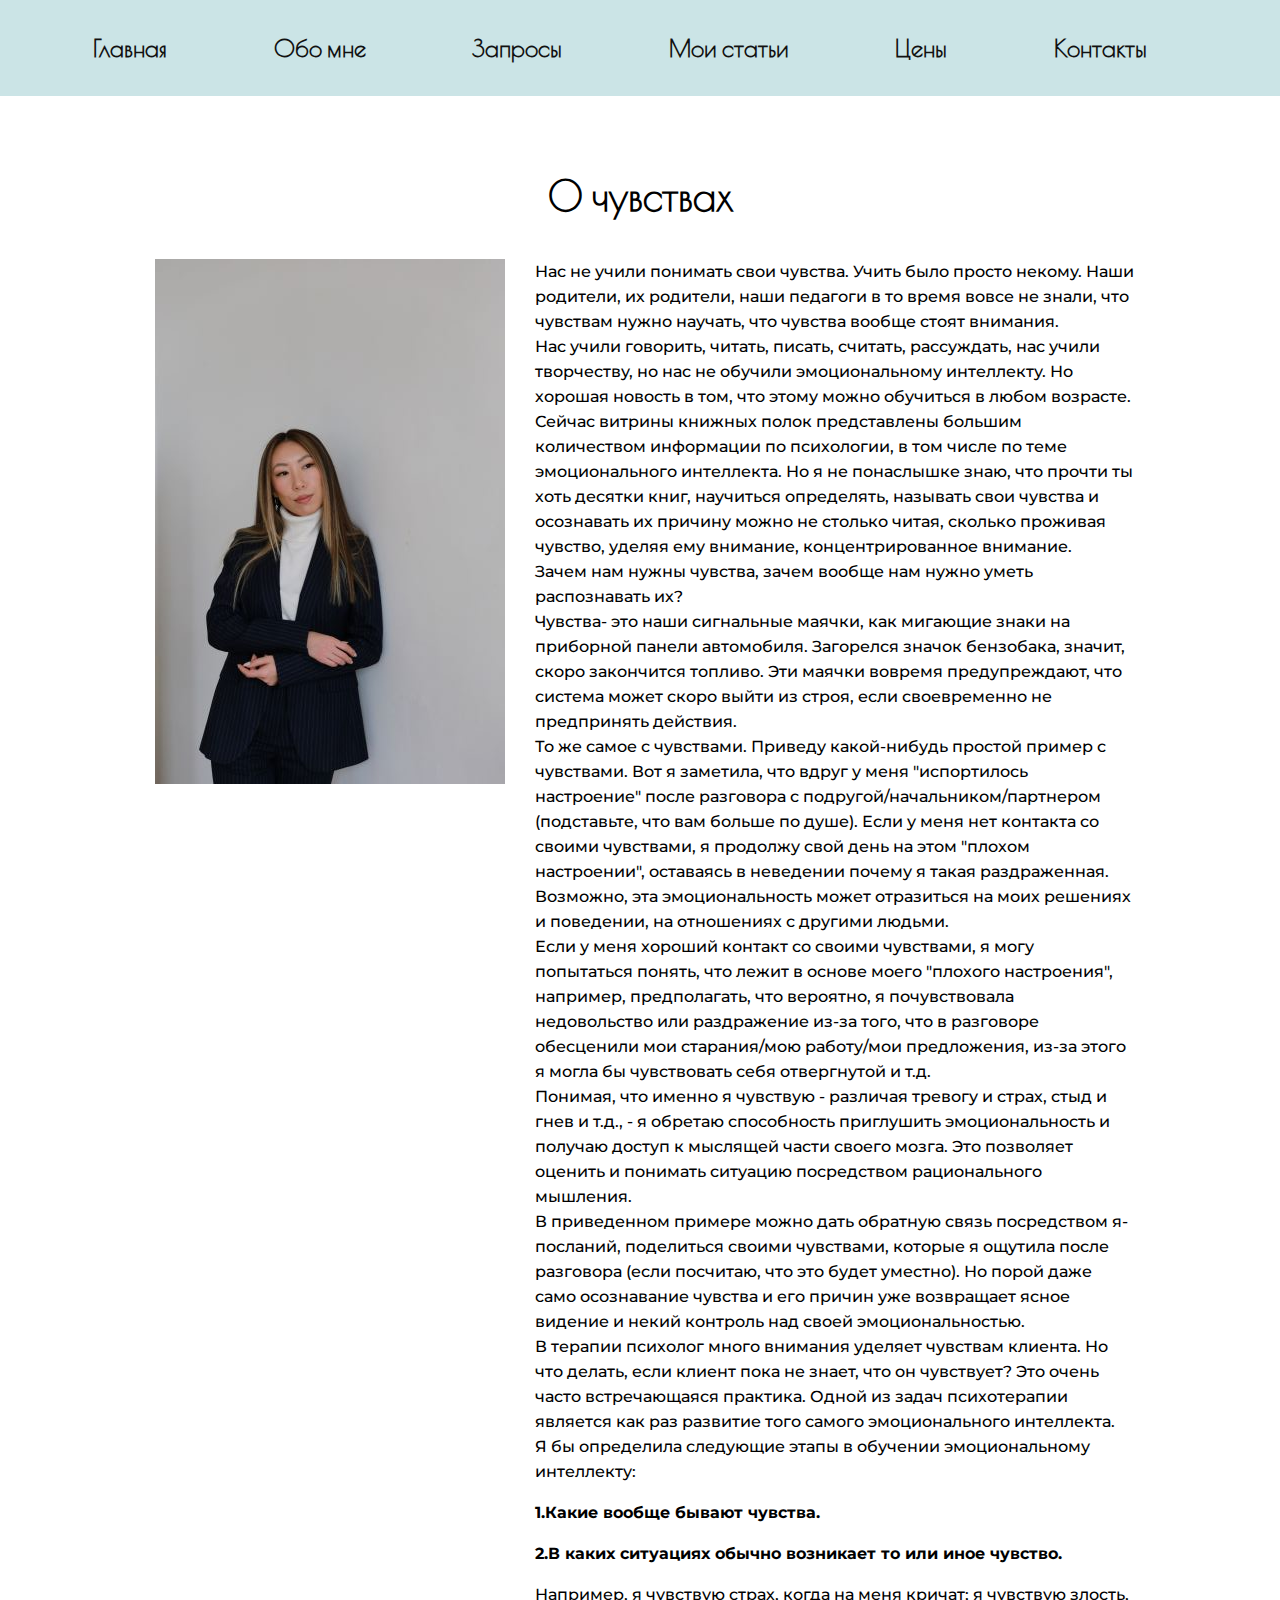
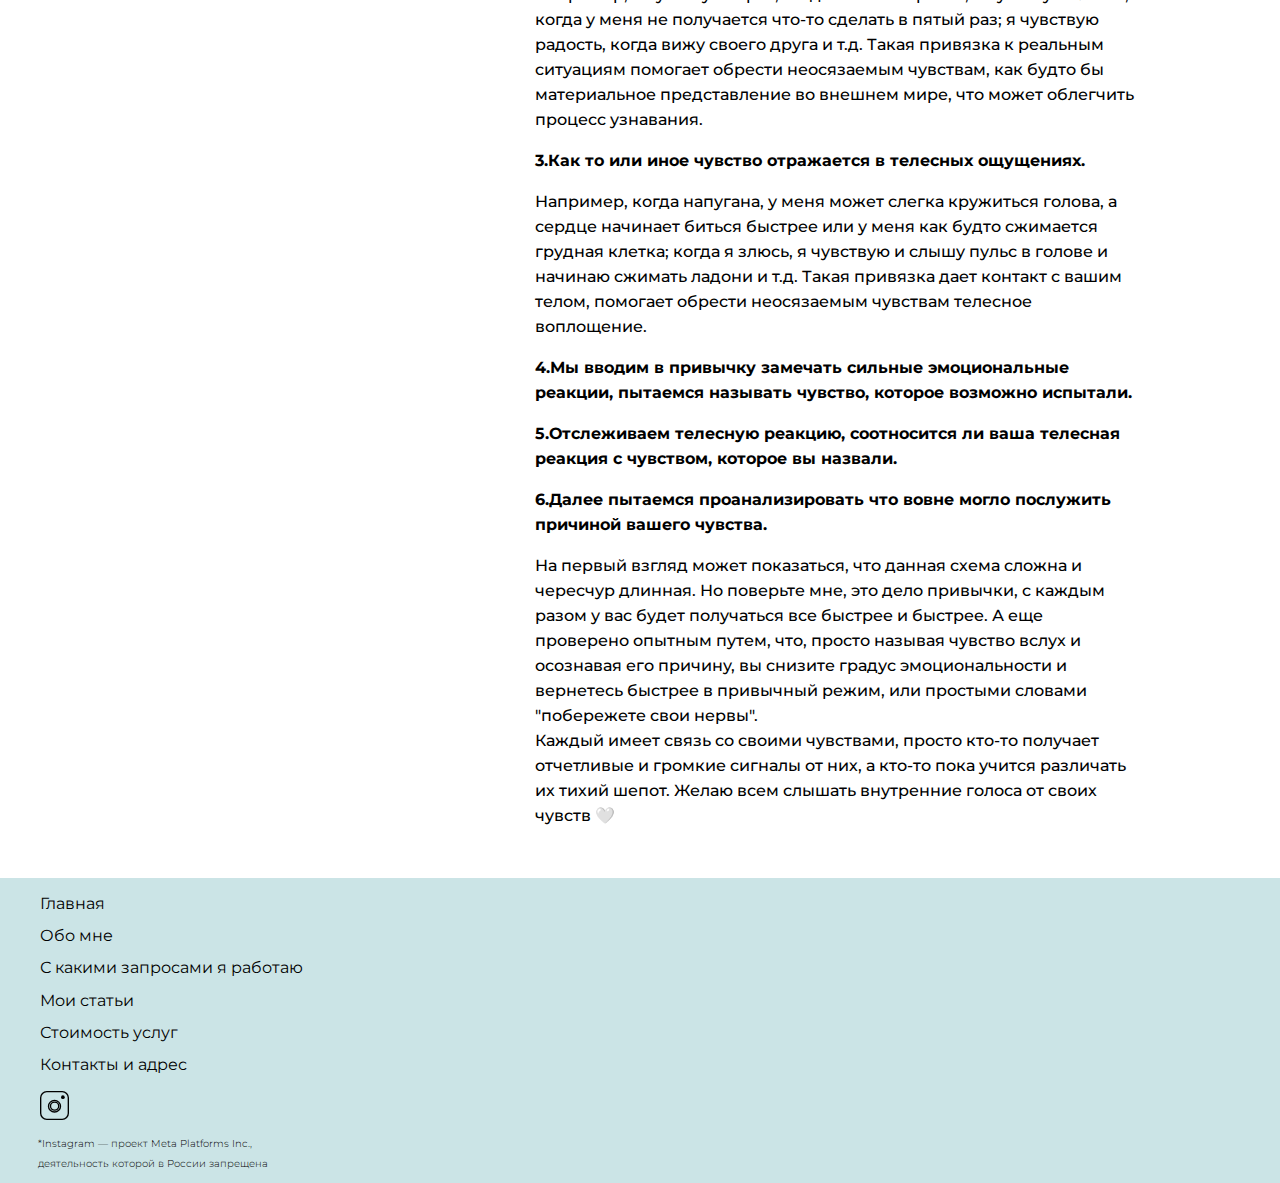
<file: index6.html>
<!DOCTYPE html>
<html lang="ru">
  <head>
    <meta charset="UTF-8" />
    <meta http-equiv="X-UA-Compatible" content="IE=edge" />
    <meta name="viewport" content="width=device-width, initial-scale=1.0" />
    <title>Олеся Нам</title>
    <link rel="preconnect" href="https://fonts.googleapis.com" />
    <link rel="preconnect" href="https://fonts.gstatic.com" crossorigin />
    <link
      href="https://fonts.googleapis.com/css2?family=Montserrat:wght@300&family=Poiret+One&display=swap"
      rel="stylesheet" />
    <link rel="stylesheet" href="assets/styles/normalize.css" />
    <link rel="stylesheet" href="assets2/styles2/style2.css" />
    <link rel="shortcut icon" href="./assets/images/icon.jpg" type="img/jpg" />
  </head>
  <body>
    <header id="block1">
      <nav class="nav__header">
        <ul class="nav-bar">
          <li class="nav-links">
            <a href="./index.html" target="_blank">Главная</a>
          </li>
          <li class="nav-links">
            <a href="./index.html#about_me" target="_blank">Обо мне</a>
          </li>
          <li class="nav-links">
            <a href="./index.html#requests" target="_blank">Запросы</a>
          </li>
          <li class="nav-links">
            <a href="./index.html#articles" target="_blank">Мои статьи</a>
          </li>
          <li class="nav-links">
            <a href="./index.html#price" target="_blank">Цены</a>
          </li>
          <li class="nav-links">
            <a href="./index.html#contacts" target="_blank">Контакты</a>
          </li>
        </ul>
      </nav>
      <!-- Гамбургер-меню...-->
      <div class="hamburger-menu">
        <input id="menu__toggle" type="checkbox" />
        <label class="menu__btn-header" for="menu__toggle">
          <span></span>
        </label>
        <ul class="menu__box">
          <li>
            <a class="menu__item menu__item-burg" href="./index.html"
              >главная</a
            >
          </li>
          <li>
            <a class="menu__item menu__item-burg" href="./index.html#about_me"
              >обо мне</a
            >
          </li>
          <li>
            <a class="menu__item menu__item-burg" href="./index.html#requests"
              >с какими запросами я работаю</a
            >
          </li>
          <li>
            <a class="menu__item menu__item-burg" href="./index.html#articles"
              >мои статьи</a
            >
          </li>
          <li>
            <a class="menu__item menu__item-burg" href="./index.html#price"
              >цены</a
            >
          </li>
          <li>
            <a class="menu__item menu__item-burg" href="./index.html#contacts"
              >Контакты</a
            >
          </li>
        </ul>
      </div>
    </header>
    <div class="article1">
      <h1 class="article1__h1">О чувствах</h1>
      <div class="article1__container">
        <div class="article1__img">
          <img
            class="img1"
            src="./assets/images/IMG_83201.jpg"
            alt="Фото Олеси" />
        </div>
        <div class="article1__container_text">
          Нас не учили понимать свои чувства. Учить было просто некому. Наши
          родители, их родители, наши педагоги в то время вовсе не знали, что
          чувствам нужно научать, что чувства вообще стоят внимания. <br />Нас
          учили говорить, читать, писать, считать, рассуждать, нас учили
          творчеству, но нас не обучили эмоциональному интеллекту. Но хорошая
          новость в том, что этому можно обучиться в любом возрасте.
          <br />Сейчас витрины книжных полок представлены большим количеством
          информации по психологии, в том числе по теме эмоционального
          интеллекта. Но я не понаслышке знаю, что прочти ты хоть десятки книг,
          научиться определять, называть свои чувства и осознавать их причину
          можно не столько читая, сколько проживая чувство, уделяя ему внимание,
          концентрированное внимание.<br />
          Зачем нам нужны чувства, зачем вообще нам нужно уметь распознавать
          их?<br />
          Чувства- это наши сигнальные маячки, как мигающие знаки на приборной
          панели автомобиля. Загорелся значок бензобака, значит, скоро
          закончится топливо. Эти маячки вовремя предупреждают, что система
          может скоро выйти из строя, если своевременно не предпринять
          действия.<br />
          То же самое с чувствами. Приведу какой-нибудь простой пример с
          чувствами. Вот я заметила, что вдруг у меня "испортилось настроение"
          после разговора с подругой/начальником/партнером (подставьте, что вам
          больше по душе). Если у меня нет контакта со своими чувствами, я
          продолжу свой день на этом "плохом настроении", оставаясь в неведении
          почему я такая раздраженная. Возможно, эта эмоциональность может
          отразиться на моих решениях и поведении, на отношениях с другими
          людьми.<br />
          Если у меня хороший контакт со своими чувствами, я могу попытаться
          понять, что лежит в основе моего "плохого настроения", например,
          предполагать, что вероятно, я почувствовала недовольство или
          раздражение из-за того, что в разговоре обесценили мои старания/мою
          работу/мои предложения, из-за этого я могла бы чувствовать себя
          отвергнутой и т.д.<br />
          Понимая, что именно я чувствую - различая тревогу и страх, стыд и гнев
          и т.д., - я обретаю способность приглушить эмоциональность и получаю
          доступ к мыслящей части своего мозга. Это позволяет оценить и понимать
          ситуацию посредством рационального мышления. <br />В приведенном
          примере можно дать обратную связь посредством я-посланий, поделиться
          своими чувствами, которые я ощутила после разговора (если посчитаю,
          что это будет уместно). Но порой даже само осознавание чувства и его
          причин уже возвращает ясное видение и некий контроль над своей
          эмоциональностью.<br />
          В терапии психолог много внимания уделяет чувствам клиента. Но что
          делать, если клиент пока не знает, что он чувствует? Это очень часто
          встречающаяся практика. Одной из задач психотерапии является как раз
          развитие того самого эмоционального интеллекта.<br />
          Я бы определила следующие этапы в обучении эмоциональному интеллекту:
          <p class="primary">1.Какие вообще бывают чувства.</p>
          <p class="primary">
            2.В каких ситуациях обычно возникает то или иное чувство.
          </p>
          Например, я чувствую страх, когда на меня кричат; я чувствую злость,
          когда у меня не получается что-то сделать в пятый раз; я чувствую
          радость, когда вижу своего друга и т.д. Такая привязка к реальным
          ситуациям помогает обрести неосязаемым чувствам, как будто бы
          материальное представление во внешнем мире, что может облегчить
          процесс узнавания.
          <p class="primary">
            3.Как то или иное чувство отражается в телесных ощущениях.
          </p>
          Например, когда напугана, у меня может слегка кружиться голова, а
          сердце начинает биться быстрее или у меня как будто сжимается грудная
          клетка; когда я злюсь, я чувствую и слышу пульс в голове и начинаю
          сжимать ладони и т.д. Такая привязка дает контакт с вашим телом,
          помогает обрести неосязаемым чувствам телесное воплощение.
          <p class="primary">
            4.Мы вводим в привычку замечать сильные эмоциональные реакции,
            пытаемся называть чувство, которое возможно испытали.
          </p>
          <p class="primary">
            5.Отслеживаем телесную реакцию, соотносится ли ваша телесная реакция
            с чувством, которое вы назвали.
          </p>
          <p class="primary">
            6.Далее пытаемся проанализировать что вовне могло послужить причиной
            вашего чувства.
          </p>
          На первый взгляд может показаться, что данная схема сложна и чересчур
          длинная. Но поверьте мне, это дело привычки, с каждым разом у вас
          будет получаться все быстрее и быстрее. А еще проверено опытным путем,
          что, просто называя чувство вслух и осознавая его причину, вы снизите
          градус эмоциональности и вернетесь быстрее в привычный режим, или
          простыми словами "побережете свои нервы".<br />
          Каждый имеет связь со своими чувствами, просто кто-то получает
          отчетливые и громкие сигналы от них, а кто-то пока учится различать их
          тихий шепот. Желаю всем слышать внутренние голоса от своих чувств 🤍
        </div>
      </div>
    </div>
    <footer class="footer">
      <nav class="footer__menu">
        <ul class="footer__menu-items">
          <li class="footer__menu-item">
            <a href="./index.html" target="_blank" class="footer__menu-item"
              >Главная</a
            >
          </li>
          <li class="footer__menu-item">
            <a
              href="./index.html#about_me"
              target="_blank"
              class="footer__menu-item"
              >Обо мне</a
            >
          </li>
          <li class="footer__menu-item">
            <a
              href="./index.html#requests"
              target="_blank"
              class="footer__menu-item"
              >С какими запросами я работаю</a
            >
          </li>
          <li class="footer__menu-item">
            <a
              href="./index.html#articles"
              target="_blank"
              class="footer__menu-item"
              >Мои статьи</a
            >
          </li>
          <li class="footer__menu-item">
            <a
              href="./index.html#price"
              target="_blank"
              class="footer__menu-item"
              >Стоимость услуг</a
            >
          </li>
          <li class="footer__menu-item">
            <a
              href="./index.html#contacts"
              target="_blank"
              class="footer__menu-item"
              >Контакты и адрес</a
            >
          </li>
        </ul>
        <nav class="footer__menu">
          <div class="footer__menu-items2">
            <a
              href="https://www.instagram.com/lesya_nam/?igshid=YmMyMTA2M2Y%3D"
              class="footer__menu-item"
              target="_blank"
              ><img
                src="./assets/images/Group4@2x.svg"
                alt="instagram"
                class="footer__menu-item-img1" />
            </a>
          </div>
        </nav>
        <p class="footer__menu-info">
          *Instagram — проект Meta Platforms Inc., <br />
          деятельность которой в России запрещена
        </p>
      </nav>
    </footer>
  </body>
</html>
</file>
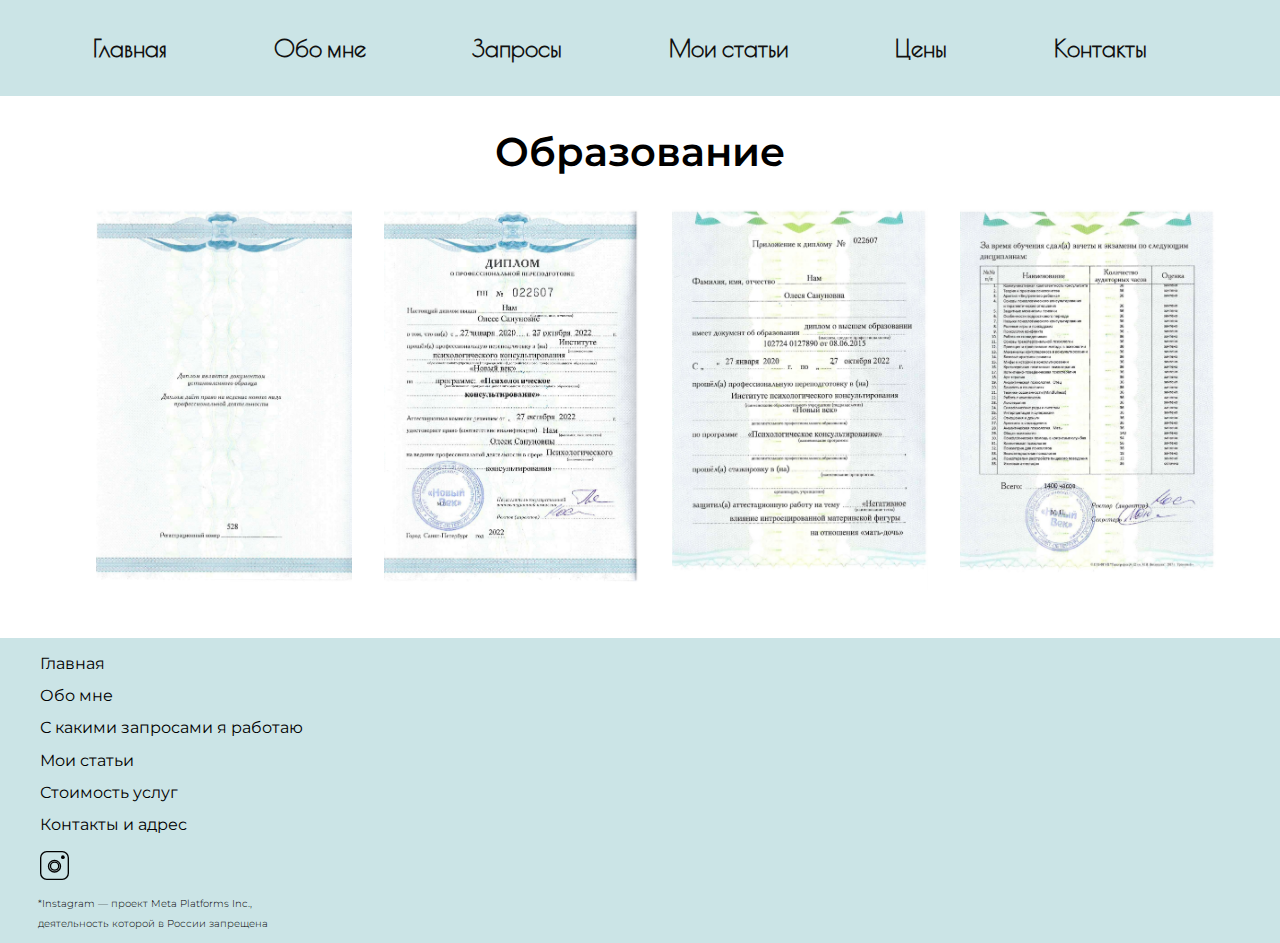
<file: indexdiplom.html>
<!DOCTYPE html>
<html lang="ru">
  <head>
    <meta charset="UTF-8" />
    <meta http-equiv="X-UA-Compatible" content="IE=edge" />
    <meta name="viewport" content="width=device-width, initial-scale=1.0" />
    <link rel="stylesheet" href="./assets3/styles3/normalize3.css" />
    <link rel="stylesheet" href="./assets3/styles3/style3.css" />
    <link rel="shortcut icon" href="./assets/images/icon.jpg" type="img/jpg" />
    <link
      href="https://fonts.googleapis.com/css2?family=Montserrat:wght@300&family=Poiret+One&display=swap"
      rel="stylesheet" />
    <title>Диплом</title>
  </head>
  <body>
    <header id="block1">
      <nav class="nav__header">
        <ul class="nav-bar">
          <li class="nav-links">
            <a href="./index.html" target="_blank">Главная</a>
          </li>
          <li class="nav-links">
            <a href="./index.html#about_me" target="_blank">Обо мне</a>
          </li>
          <li class="nav-links">
            <a href="./index.html#requests" target="_blank">Запросы</a>
          </li>
          <li class="nav-links">
            <a href="./index.html#articles" target="_blank">Мои статьи</a>
          </li>
          <li class="nav-links">
            <a href="./index.html#price" target="_blank">Цены</a>
          </li>
          <li class="nav-links">
            <a href="./index.html#contacts" target="_blank">Контакты</a>
          </li>
        </ul>
      </nav>
      <!-- Гамбургер-меню...-->
      <div class="hamburger-menu">
        <input id="menu__toggle" type="checkbox" />
        <label class="menu__btn-header" for="menu__toggle">
          <span></span>
        </label>
        <ul class="menu__box">
          <li>
            <a class="menu__item menu__item-burg" href="./index.html"
              >главная</a
            >
          </li>
          <li>
            <a class="menu__item menu__item-burg" href="./index.html#about_me"
              >обо мне</a
            >
          </li>
          <li>
            <a class="menu__item menu__item-burg" href="./index.html#requests"
              >с какими запросами я работаю</a
            >
          </li>
          <li>
            <a class="menu__item menu__item-burg" href="./index.html#articles"
              >мои статьи</a
            >
          </li>
          <li>
            <a class="menu__item menu__item-burg" href="./index.html#price"
              >цены</a
            >
          </li>
          <li>
            <a class="menu__item menu__item-burg" href="./index.html#contacts"
              >Контакты</a
            >
          </li>
        </ul>
      </div>
    </header>

    <div class="education">
      <h2 class="title">Образование</h2>
      <div class="diplomas">
        <img
          src="./assets3/images3/IMG_6171.JPG"
          alt="diploma1"
          class="diplomas__img" />
        <img
          src="./assets3/images3/IMG_6167.JPG"
          alt="diploma2"
          class="diplomas__img" />
        <img
          src="./assets3/images3/IMG_6168.JPG"
          alt="diploma3"
          class="diplomas__img" />
        <img
          src="./assets3/images3/IMG_6169.JPG"
          alt="diploma4"
          class="diplomas__img" />
      </div>
    </div>

    <footer class="footer">
      <nav class="footer__menu">
        <ul class="footer__menu-items">
          <li class="footer__menu-item">
            <a href="./index.html" target="_blank" class="footer__menu-item"
              >Главная</a
            >
          </li>
          <li class="footer__menu-item">
            <a
              href="./index.html#about_me"
              target="_blank"
              class="footer__menu-item"
              >Обо мне</a
            >
          </li>
          <li class="footer__menu-item">
            <a
              href="./index.html#requests"
              target="_blank"
              class="footer__menu-item"
              >С какими запросами я работаю</a
            >
          </li>
          <li class="footer__menu-item">
            <a
              href="./index.html#articles"
              target="_blank"
              class="footer__menu-item"
              >Мои статьи</a
            >
          </li>
          <li class="footer__menu-item">
            <a
              href="./index.html#price"
              target="_blank"
              class="footer__menu-item"
              >Стоимость услуг</a
            >
          </li>
          <li class="footer__menu-item">
            <a
              href="./index.html#contacts"
              target="_blank"
              class="footer__menu-item"
              >Контакты и адрес</a
            >
          </li>
        </ul>
        <nav class="footer__menu">
          <div class="footer__menu-items2">
            <a
              href="https://www.instagram.com/lesya_nam/?igshid=YmMyMTA2M2Y%3D"
              class="footer__menu-item"
              target="_blank"
              ><img
                src="./assets3/images3/Group4@2x.svg"
                alt="instagram"
                class="footer__menu-item-img1" />
            </a>
          </div>
        </nav>
        <p class="footer__menu-info">
          *Instagram — проект Meta Platforms Inc., <br />
          деятельность которой в России запрещена
        </p>
      </nav>
    </footer>
  </body>
</html>
</file>
<file: assets/styles/style.css>
@charset "UTF-8";
/* 1й блок НАЧАЛО */
.nav__header {
  max-width: 120em;
  width: 100%;
  height: 6em;
  background-color: #cbe4e6;
  margin: 0 auto;
}

.nav-bar {
  display: flex;
  justify-content: space-around;
  align-items: center;
  height: 100%;
  max-width: 100em;
  margin: 0 auto;
  padding-right: 80px;
}

.nav-links {
  list-style-type: none;
  padding: 15px;
  text-decoration: none;
  font-style: normal;
  font-weight: 600;
  font-size: 32px;
  line-height: 20px;
  font-family: "Poiret one", cursive;
  color: rgb(0, 0, 0);
}

a {
  text-decoration: none;
  color: #111111;
}

.nav-links:hover {
  color: #453a60;
  text-decoration: underline;
}

/* меню бургер НАЧАЛО */
/* скрываем чекбокс */
#menu__toggle {
  opacity: 0;
  position: fixed;
  top: 5px;
  left: 15px;
}

/* стилизуем кнопку */
.menu__btn-header {
  display: flex;
  align-items: center;
  position: fixed;
  top: 23px;
  left: 40px;
  width: 40px;
  height: 26px;
  z-index: 1;
}

/* добавляем "гамбургер" */
.menu__btn-header > span,
.menu__btn-header > span::before,
.menu__btn-header > span::after {
  display: block;
  position: absolute;
  width: 100%;
  height: 2px;
  background-color: #0b0b0b;
}

.menu__btn-header > span::before {
  content: "";
  top: -8px;
}

.menu__btn-header > span::after {
  content: "";
  top: 8px;
}

/* контейнер меню */
.menu__box {
  display: block;
  position: fixed;
  visibility: hidden;
  top: 0;
  margin-top: 60px;
  left: -100%;
  width: 80%;
  height: auto;
  list-style: none;
  text-align: left;
  background-color: #cde2e7;
  box-shadow: 1px 0px 6px #dbcec0;
  z-index: 1;
}

/* элементы меню */
.menu__item-burg {
  display: block;
  margin: 10px;
  padding: 7px 15px;
  color: #0b0b0b;
  font-family: "Poiret one", cursive;
  font-size: 1em;
  font-weight: 700;
  text-decoration: none;
  text-transform: uppercase;
  border: solid 0.05em #d7f0f3;
  border-radius: 2em;
}

.menu__item-burg:hover {
  background-color: #dce3e0;
}

.menu__item-burg-2:hover {
  background-color: #dce3e0;
}

#menu__toggle:checked ~ .menu__btn-header > span {
  transform: rotate(45deg);
}

#menu__toggle:checked ~ .menu__btn-header > span::before {
  top: 0;
  transform: rotate(0);
}

#menu__toggle:checked ~ .menu__btn-header > span::after {
  top: 0;
  transform: rotate(90deg);
}

#menu__toggle:checked ~ .menu__box {
  visibility: visible;
  left: 100px;
}

.menu__btn-header > span,
.menu__btn-header > span::before,
.menu__btn-header > span::after {
  transition-duration: 0.25s;
}

.menu__box {
  transition-duration: 0.25s;
}

.menu__item-burg,
.menu__item-burg-2 {
  transition-duration: 0.25s;
}

/* меню бургер ОКОНЧАНИЕ */
.section-1st-block {
  max-width: 120em;
  width: 100%;
  height: 44em;
  background-image: url(../../assets/images/Maskgroup.svg);
  background-repeat: no-repeat;
  font-family: "Poiret one", cursive;
  font-weight: 600;
  margin: 0 auto;
}

/* Первый блок СОДЕРЖАНИЕ */
.presentation {
  display: flex;
  flex-direction: column;
  max-width: 63em;
  margin-left: 120px;
  padding: 15px;
}

.presentation__name {
  /* Имя */
  font-size: 45px;
  margin-top: 100px;
}

.presentation__profession {
  display: flex;
  flex-direction: row;
  font-size: 3em;
}

.presentation__profession-2 {
  margin-left: 15px;
}

.presentation__quote {
  /* Цитата */
  font-size: 2em;
  font-family: "Montserrat", sans-serif;
  font-weight: 400;
}

.presentation__quote-author {
  /* Автор */
  font-size: 2em;
  font-family: "Montserrat", sans-serif;
  font-weight: 400;
  align-items: flex-end;
}

/* Положение кнопки первого блока */
.btn__presentation-block {
  display: flex;
  max-width: 110em;
  padding-right: 150px;
  margin-bottom: 150px;
  justify-content: flex-end;
}

/* Стили кнопки первого блока */
.btn__presentation {
  display: flex;
  justify-content: center;
  align-items: center;
}

/* Стили кнопки ОБЩИЕ */
.btn {
  cursor: pointer;
  border: 1px solid #111111;
  border-radius: 1.1em;
  background-color: transparent;
  height: 2.2em;
  width: 14em;
  color: #1a1b1c;
  font-size: 1.5em;
  font-family: "Montserrat", sans-serif;
  font-weight: 400;
}

.btn:hover {
  background-color: #cce2e8;
  transition: 0.7s;
}

/* МЕДИАЗАПРОСЫ */
@media (min-width: 1501px) {
  .hamburger-menu {
    display: none;
  }
}
@media (min-width: 901px) and (max-width: 1500px) {
  .hamburger-menu {
    display: none;
  }
  .nav__header {
    width: 100%;
  }
  .nav-links {
    font-size: 24px;
  }
  .section-1st-block {
    width: 100%;
    height: 44em;
    background-image: url(../../assets/images/background1500.png);
  }
  .presentation {
    width: 80%;
    margin: 0 auto 0 auto;
    padding-top: 22px;
    padding-bottom: 10px;
  }
  .presentation__profession {
    flex-direction: column;
    font-size: 2.5em;
  }
  .presentation__profession-2 {
    margin-left: 0;
  }
  .btn__presentation {
    margin-top: 20px;
  }
}
@media (min-width: 641px) and (max-width: 900px) {
  .nav__header {
    max-width: 56.25em;
    width: 100%;
  }
  .nav-links {
    display: none;
  }
  .section-1st-block {
    width: 100%;
    height: 700px;
    background-image: url(../../assets/images/background900.png);
    margin-top: -25px;
  }
  .presentation {
    margin-left: 20px;
  }
  .presentation__name {
    margin-top: 30px;
    font-size: 80px;
  }
  .presentation__profession {
    flex-direction: column;
    font-size: 2.5em;
  }
  .presentation__profession-2 {
    margin-left: 0;
  }
  .btn__presentation-block {
    padding-top: -8px;
  }
}
@media (max-width: 640px) {
  .nav-links {
    display: none;
  }
  .nav__header {
    width: 100%;
  }
  .section-1st-block {
    width: 100%;
    height: 46em;
    background-image: url(../../assets/images/background650.png);
    margin-top: -25px;
  }
  .presentation {
    margin-left: 15px;
  }
  .presentation__name {
    margin-top: 20px;
    font-size: 50px;
  }
  .presentation__profession {
    flex-direction: column;
    font-size: 2.5em;
  }
  .presentation__profession-2 {
    margin-left: 0;
  }
  .btn__presentation-block {
    padding-right: 50px;
    margin: 0 auto 30px auto;
  }
  .btn__presentation {
    width: 11em;
    height: 2.5em;
  }
  .presentation__quote-author {
    padding-right: 30px;
    padding-left: 15px;
  }
}
@media (max-width: 490px) {
  .presentation__name {
    margin-top: -10px;
    font-size: 60px;
  }
  .presentation__profession {
    flex-direction: column;
    font-size: 2em;
  }
}
@media (max-width: 445px) {
  .menu__box {
    height: auto;
    margin-left: 20px;
    width: 80%;
  }
  .menu__btn-header {
    top: 20px;
    left: 20px;
    width: 40px;
    height: 26px;
    z-index: 1;
  }
  .menu__item-burg {
    margin-left: -20px;
    padding: 15px;
    font-size: 12px;
    font-weight: 600;
  }
  #menu__toggle:checked ~ .menu__box {
    visibility: visible;
    left: 15px;
  }
  .section-1st-block {
    margin-top: -25px;
    height: 44em;
  }
  .presentation {
    margin-left: -5px;
    padding-top: 30px;
  }
  .presentation__profession {
    font-size: 2em;
  }
  .presentation__name {
    margin-top: -20px;
    font-size: 50px;
  }
  .presentation__quote {
    /* Цитата */
    font-size: 1.2em;
    margin-top: 10px;
  }
  .presentation__quote-author {
    padding-right: 30px;
    padding-left: 15px;
    margin-top: -30px;
    font-size: 1em;
  }
  .btn__presentation-block {
    padding: 20px;
    margin: auto;
  }
}
@media (max-width: 300px) {
  .presentation {
    margin-left: -5px;
    padding-top: 5px;
  }
  .btn__presentation {
    width: 11em;
    height: 3em;
  }
  .menu__box {
    height: auto;
    margin-left: 10px;
    width: 70%;
  }
}
/* 1й блок ОКОНЧАНИЕ */
/* блок ОБО МНЕ */
.about_me .container {
  max-width: 1440px;
  margin: 0 auto;
  width: 100%;
  padding-left: 30px;
  padding-right: 30px;
  margin-top: 2em;
  font-family: "Montserrat", sans-serif;
  font-style: normal;
  font-weight: 400;
  text-align: left;
  display: flex;
}
.about_me .container .information {
  min-width: 70%;
  display: flex;
  flex-direction: column;
}
.about_me .container .information h2 {
  font-family: "Poiret One", cursive;
  font-weight: 600;
  font-size: 40px;
  line-height: 47px;
  margin-top: 0;
}
.about_me .container .information .text {
  padding-right: 5%;
}
.about_me .container .information .text p {
  font-size: 20px;
  line-height: 30px;
  padding-bottom: 3%;
}
.about_me .container .information a {
  border: 0.05em solid #111111;
  border-radius: 30px;
  align-self: center;
  text-decoration: none;
  color: #000000;
  font-weight: 400;
  font-size: 20px;
  line-height: 24px;
  padding-left: 5rem;
  padding-right: 5rem;
  padding-top: 1rem;
  padding-bottom: 1rem;
}
.about_me .container .information a:hover {
  background-color: #cce2e8;
  border: none;
}
.about_me .container .photo img {
  max-width: 100%;
  border-radius: 30px;
  justify-content: end;
}
@media (max-width: 1500px) {
  .about_me .container {
    max-width: 800px;
    display: grid;
    grid-template-columns: 1fr 1fr;
  }
  .about_me .container .information {
    justify-content: space-between;
  }
  .about_me .container .information h2 {
    font-size: 32px;
    line-height: 37px;
  }
  .about_me .container .information .text p {
    font-weight: 400;
    font-size: 16px;
    line-height: 30px;
    padding-right: 2em;
  }
  .about_me .container .information a {
    align-self: flex-start;
    font-size: 20px;
    line-height: 24px;
  }
  .about_me .container .photo img {
    max-width: 100%;
    border-radius: 30px;
    justify-content: center;
  }
}
@media (max-width: 900px) {
  .about_me .container {
    max-width: 600px;
    padding-left: 20px;
    padding-right: 0;
  }
  .about_me .container .information h2 {
    font-size: 30px;
    line-height: 35px;
  }
  .about_me .container .information .text p {
    font-size: 14px;
    line-height: 20px;
  }
  .about_me .container .information a {
    font-size: 16px;
    line-height: 20px;
    margin: 0;
    padding: 7%;
  }
}
@media (max-width: 640px) {
  .about_me .container {
    max-width: 480px;
    padding-left: 0;
    padding-right: 0;
    grid-template-columns: 1fr;
    justify-content: center;
  }
  .about_me .container .information {
    text-align: center;
  }
  .about_me .container .information h2 {
    font-size: 26px;
    line-height: 30px;
  }
  .about_me .container .information .text {
    padding-right: 0;
    margin-left: 10%;
    margin-right: 10%;
  }
  .about_me .container .information .text p {
    font-size: 14px;
    line-height: 20px;
    padding-right: 0;
  }
  .about_me .container .information a {
    font-size: 16px;
    line-height: 20px;
    padding: 0;
    padding-left: 10%;
    padding-right: 10%;
    padding-top: 2%;
    padding-bottom: 2%;
    align-self: center;
  }
  .about_me .container .photo {
    max-width: 70%;
    justify-self: center;
    margin-top: 5%;
  }
}

/* конец блока ОБО МНЕ */
/* блок С КАКИМИ ЗАПРОСАМИ Я РАБОТАЮ */
.i_work_with .container {
  max-width: 1440px;
  margin: 0 auto;
  width: 100%;
  padding-left: 30px;
  padding-right: 30px;
  margin-top: 50px;
  margin-bottom: 50px;
  font-family: "Montserrat", sans-serif;
  font-style: normal;
  font-weight: 400;
  text-align: center;
}
.i_work_with .container h2 {
  font-family: "Poiret one", cursive;
  font-weight: 600;
  font-size: 40px;
  line-height: 47px;
  margin-bottom: 50px;
}
.i_work_with .container .cards {
  grid-column: 1/4;
  display: grid;
  grid-template-columns: 1fr 1fr 1fr;
}
.i_work_with .container .cards .card {
  background: #FFFFFF;
  border: 1px solid #000000;
  border-radius: 30px;
  margin: 1%;
  position: relative;
  margin-bottom: 10%;
}
.i_work_with .container .cards .card .ellipse_blue {
  position: absolute;
  top: 2%;
  left: 2%;
}
.i_work_with .container .cards .card h3 {
  grid-column: 1/3;
  margin-top: 5%;
  font-weight: 600;
  font-size: 20px;
  line-height: 24px;
  margin-left: 5%;
}
.i_work_with .container .cards .card .list {
  grid-column: 1/3;
  margin-bottom: 15%;
  font-weight: 300;
  font-size: 20px;
  line-height: 30px;
  text-align: left;
  padding-left: 15%;
  padding-right: 15%;
  padding-top: 40px;
}
.i_work_with .container .question {
  grid-column: 1/4;
  display: grid;
  grid-template-columns: 2fr 1fr;
  font-weight: 300;
  font-size: 20px;
  line-height: 30px;
}
.i_work_with .container .question a {
  border: 0.05em solid #111111;
  border-radius: 30px;
  align-self: center;
  padding: 3%;
  text-decoration: none;
  color: #000000;
  font-weight: 400;
  font-size: 20px;
  line-height: 24px;
  width: 360px;
}
.i_work_with .container .question a:hover {
  background-color: #C8E2E5;
  border: none;
}
@media (max-width: 1500px) {
  .i_work_with .container {
    max-width: 800px;
  }
  .i_work_with .container h2 {
    font-size: 32px;
    line-height: 37px;
  }
  .i_work_with .container .cards {
    grid-template-columns: 1fr 1fr;
  }
  .i_work_with .container .cards .card h3 {
    font-size: 16px;
    line-height: 30px;
  }
  .i_work_with .container .cards .card .list {
    font-size: 16px;
    line-height: 30px;
  }
  .i_work_with .container .question {
    display: flex;
    flex-direction: column;
  }
  .i_work_with .container .question p {
    padding-left: 10%;
    padding-right: 10%;
  }
  .i_work_with .container .question a {
    padding-left: 10%;
    padding-right: 10%;
  }
}
@media (max-width: 900px) {
  .i_work_with .container {
    max-width: 600px;
    padding-left: 20px;
    padding-right: 20px;
  }
  .i_work_with .container h2 {
    font-size: 30px;
    line-height: 35px;
  }
  .i_work_with .container .cards .card {
    grid-template-columns: 1fr 6fr;
    margin: 0;
    margin-left: 5%;
    margin-bottom: 15%;
  }
  .i_work_with .container .cards .card h3 {
    font-size: 14px;
    line-height: 17px;
    margin-top: 8%;
    margin-left: 13%;
  }
  .i_work_with .container .cards .card .ellipse_blue {
    max-width: 35px;
    top: 0;
  }
  .i_work_with .container .cards .card .list {
    font-size: 14px;
    line-height: 20px;
  }
  .i_work_with .container .cards .question {
    display: flex;
    flex-direction: column;
  }
  .i_work_with .container .cards .question p {
    padding-left: 10%;
    padding-right: 10%;
  }
  .i_work_with .container .cards .question a {
    padding-left: 10%;
    padding-right: 10%;
  }
}
@media (max-width: 640px) {
  .i_work_with .container {
    max-width: 480px;
    padding-left: 16px;
    padding-right: 16px;
  }
  .i_work_with .container h2 {
    font-size: 26px;
    line-height: 30px;
  }
  .i_work_with .container .cards {
    grid-template-columns: 1fr;
  }
  .i_work_with .container .cards .card {
    grid-template-columns: 1fr 5fr;
    margin: 0;
    margin-bottom: 5%;
    margin-left: 15%;
    margin-right: 15%;
  }
  .i_work_with .container .cards .card h3 {
    margin-left: 0;
    margin-top: 7%;
  }
}
@media (max-width: 500px) {
  .i_work_with .container {
    max-width: 400px;
  }
  .i_work_with .container .cards .card h3 {
    margin-left: 45px;
    text-align: left;
  }
  .i_work_with .container .question a {
    width: 80%;
  }
}

/** Отзывы **/
#feedbacks {
  display: none;
  overflow: hidden;
}

.feedbacks {
  max-width: 1440px;
  margin: 0 auto;
  padding-left: 30px;
  padding-right: 30px;
}
@media (max-width: 1500px) {
  .feedbacks {
    max-width: 800px;
    width: 100%;
    margin: 0 auto;
  }
}
@media (max-width: 900px) {
  .feedbacks {
    display: none;
  }
}
@media (max-width: 640px) {
  .feedbacks {
    display: none;
  }
}

.carousel-control-prev-icon {
  background-image: url(../images/arrow-left.svg);
  width: 30px;
  height: 20px;
}

.carousel-control-next-icon {
  background-image: url(../images/arrow-right.svg);
  width: 30px;
  height: 20px;
}

.carousel-control-prev {
  left: -150px;
}
@media (max-width: 1500px) {
  .carousel-control-prev {
    left: -100px;
  }
}

.carousel-control-next {
  right: -150px;
}
@media (max-width: 1500px) {
  .carousel-control-next {
    right: -100px;
  }
}

.carousel-inner::after {
  display: block;
  clear: both;
  content: "";
}

.feedbacks-text {
  margin-bottom: 1.4em;
  margin: 0 auto;
  width: 6em;
}
.feedbacks-text__h2 {
  font-family: "Poiret one", cursive;
  font-weight: 600;
  font-size: 3em;
  margin-bottom: 50px;
}
@media (max-width: 1500px) {
  .feedbacks-text__h2 {
    font-size: 2em;
  }
}
@media (max-width: 900px) {
  .feedbacks-text__h2 {
    font-size: 1.5em;
  }
}
@media (max-width: 640px) {
  .feedbacks-text__h2 {
    font-size: 1.2em;
  }
}

@media (min-width: 900px) {
  .feedbacks-tablet {
    display: none;
  }
}
@media (max-width: 639px) {
  .feedbacks-tablet {
    display: none;
  }
}
@media (max-width: 900px) {
  .feedbacks-tablet {
    max-width: 600px;
    margin: 0 auto;
    padding-left: 20px;
    padding-right: 20px;
  }
  .feedbacks-tablet .carousel-control-next {
    right: -3.5em;
  }
  .feedbacks-tablet .carousel-control-prev {
    left: -3.5em;
  }
}

@media (min-width: 640px) {
  .feedbacks-phone {
    display: none;
  }
}
@media (max-width: 640px) {
  .feedbacks-phone {
    max-width: 480px;
    width: 85%;
    margin: 0 auto;
    padding-left: 10px;
    padding-right: 10px;
  }
}
.feedbacks-phone .carousel-control-next {
  right: -3em;
}
.feedbacks-phone .carousel-control-prev {
  left: -3em;
}

.article-wrapper {
  display: flex;
  flex-direction: row;
  max-width: 1300px;
  padding-left: 18%;
  margin: 0 auto;
}

.img {
  padding-top: 40px;
  padding-right: 86px;
}
.img__article {
  border-radius: 30px;
}

.article__h2 {
  padding-bottom: 35px;
  font-family: "Poiret one", cursive;
  font-style: normal;
  font-weight: 600;
  font-size: 40px;
  line-height: 47px;
}

.art {
  padding-left: 0;
}
.art__li {
  position: relative;
  padding-left: 15px;
  padding-top: 28px;
  padding-bottom: 28px;
  border-top: 1px solid;
  line-height: 1.2;
  transition: 0.3s linear;
}
.art__h {
  text-decoration: none;
  color: #000000;
  font-family: "Montserrat", sans-serif;
  font-style: normal;
  font-weight: 300;
  font-size: 24px;
}

.art__li:hover {
  border-color: #36bfc9;
}

.art__h:hover {
  color: #36bfc9;
}

/* Cтили для ноутбука */
@media (max-width: 1500px) {
  .article-wrapper {
    padding-right: 10%;
  }
  .art {
    width: 100%;
  }
  .img {
    padding-left: 50px;
    padding-right: 50px;
  }
  .article__h2 {
    font-size: 32px;
  }
  .art__h {
    font-size: 20px;
  }
}
/* Cтили для планшета */
@media (max-width: 900px) {
  .article-wrapper {
    flex-direction: column;
  }
  .article__h2 {
    font-size: 32px;
  }
  .img {
    padding-left: 50px;
    padding-top: 0;
  }
  .img__article {
    max-width: 100%;
  }
  .article {
    margin-bottom: 0;
  }
  .art__h {
    font-size: 16px;
  }
}
/* Cтили для смартфона */
@media (max-width: 640px) {
  .article-wrapper {
    flex-direction: column;
  }
  .art__h {
    font-size: 14px;
  }
  .article__h2 {
    font-size: 26px;
    padding-bottom: 0;
  }
  .img {
    width: 100%;
    padding-left: 0;
    padding-right: 0;
  }
  .article {
    margin-top: 0;
  }
}
@media (max-width: 500px) {
  .article-wrapper {
    flex-direction: column;
  }
  .art__h {
    font-size: 18px;
  }
}
.container {
  max-width: 90em;
  margin: 0 auto;
  padding-left: 1.875em;
  padding-right: 1.875em;
}

.price-h2 {
  text-align: center;
  font-family: "Poiret one", cursive;
  font-weight: 600;
  font-size: 2.5em;
  line-height: 2.9375em;
  margin: 0;
}

.price__h3 {
  text-align: center;
  font-family: "Montserrat", sans-serif;
  font-weight: 600;
  font-size: 1.25em;
  line-height: 1.5em;
  margin: 0;
  margin-bottom: 0;
}

.price__h4 {
  text-align: center;
  font-family: "Montserrat", sans-serif;
  font-weight: 300;
  font-size: 1.25em;
  margin: 0;
}

.price {
  padding-top: 1.1em;
  display: flex;
  flex-direction: row;
  flex-wrap: wrap;
  justify-content: center;
  margin: 0 auto;
}

/*Секция online-offline*/
.price-online,
.price-offline {
  display: flex;
  flex-direction: row;
  flex-wrap: wrap;
  margin: 0 auto;
  justify-content: center;
  width: 47%;
  height: 35%;
  border-radius: 1.875em;
  border: 1px solid black;
}

.headline-price1,
.headline-price2 {
  justify-content: center;
}

.details {
  height: 40%;
}
.details__list {
  list-style: inside;
}
.details__item {
  font-family: "Montserrat", sans-serif;
  font-size: 1.25em;
  font-weight: 300;
}

.price-icon {
  height: 25%;
}
.price-icon__price-icon-img {
  padding: 0.625em;
  height: 3em;
  width: 3em;
}

/*Форма записи*/
.form-accomodation {
  display: flex;
  flex-direction: column;
  flex-wrap: wrap;
  margin: 0 auto;
  justify-content: space-between;
  width: 100%;
  height: 80%;
  gap: 1.875em;
  padding-top: 2.5em;
}

.form-accomodation-contacts {
  display: flex;
  flex-direction: row;
  flex-wrap: wrap;
  justify-content: space-between;
  width: 100%;
  gap: 0.5em;
}
.form-accomodation-contacts__name, .form-accomodation-contacts__mail, .form-accomodation-contacts__messenger {
  display: flex;
  flex-direction: row;
  justify-content: space-between;
  flex-wrap: wrap;
  width: 100%;
}
.form-accomodation-contacts__text-message {
  display: flex;
  justify-content: space-between;
  width: 100%;
  position: relative;
}

.form-accomodation {
  display: none;
}

/*Шрифты и оформление формы*/
[placeholder] {
  font-family: "Montserrat", sans-serif;
  font-weight: 300;
  font-size: 1em;
}

/*Оформление Input в форме*/
.input-name,
.input-mail,
.input-messenger,
.input-text-message,
.button-send-form {
  background-color: white;
  border-radius: 1.875em;
  border: 1px solid black;
}

.input-name:focus::placeholder .input-mail:focus::placeholder,
.input-messenger:focus::placeholder,
.input-text-message:focus::placeholder {
  opacity: 0;
}

input.input-name:hover,
input.input-mail:hover,
input.input-messenger:hover,
input.input-text-message:hover {
  border-color: #C8E2E5;
}

/*Расположение формы и Input*/
.input-name,
.input-mail,
.input-messenger {
  padding: 0.9375em;
  width: 100%;
}

.input-text-message {
  width: 100%;
  height: 12.5em;
  padding-left: 1.875em;
}

.form-accomodation-contacts__send-form {
  display: flex;
  justify-content: center;
}

/*Стиль для Кнопки Отправить*/
.button-send-form {
  height: 3.125em;
  width: 25em;
  font-family: "Monserrat", "Open Sans", sans-serif;
  font-weight: 300;
  font-size: 1.25em;
  color: rgb(20, 20, 20);
}

.button-send-form:hover {
  background-color: #C8E2E5;
  border: none;
}

/* Cтили для ноутбука */
@media (max-width: 1500px) {
  .container {
    max-width: 50em;
  }
  .price-h2 {
    font-size: 2em;
    line-height: 2.3125em;
    margin-bottom: 0;
  }
  .price__h3 {
    font-size: 1.25em;
    line-height: 1.875em;
  }
  .price-online,
  .price-offline {
    width: 100%;
    height: 35%;
    justify-content: center;
    margin-bottom: 0.9375em;
  }
  .form-accomodation {
    padding-top: 0;
  }
  .form-accomodation-contacts {
    padding-top: 0;
  }
  .form-accomodation-contacts__name, .form-accomodation-contacts__mail, .form-accomodation-contacts__messenger {
    width: 100%;
    height: 25%;
    justify-content: center;
    padding-bottom: 0.5em;
  }
  .form-accomodation-contacts__text-message {
    width: 100%;
    height: 25%;
    justify-content: center;
  }
  .input-name,
  .input-mail,
  .input-messenger {
    padding-left: 1.875em;
    width: 100%;
  }
  .input-text-message {
    width: 100%;
    height: 12.5em;
    margin-top: 0.625em;
    padding-left: 1.875em;
  }
}
/* Cтили для планшета */
@media (max-width: 900px) {
  .container {
    max-width: 37.5em;
    padding-left: 1.25em;
    padding-right: 1.25em;
  }
  .price-online {
    height: 9em;
  }
  .price-offline {
    height: 9em;
  }
  .headline-price1,
  .headline-price2 {
    height: 30%;
  }
  .price-h2 {
    font-family: "Poiret one", cursive;
    font-weight: 600;
    font-size: 1.7em;
    line-height: 2.3125em;
  }
  .price__h3 {
    font-family: "Montserrat", sans-serif;
    font-weight: 600;
    font-size: 0.875em;
    line-height: 2.1875em;
  }
  .price__h4 {
    padding-bottom: 1em;
  }
  .details__item {
    font-family: "Montserrat", sans-serif;
    font-weight: 300;
    font-size: 0.9375em;
    line-height: 1.35em;
  }
  .details__list {
    margin-bottom: 0;
  }
  [placeholder] {
    font-family: "Montserrat", sans-serif;
    font-weight: 300;
    font-size: 1em;
  }
  .button-send-form {
    width: 50%;
    height: 2em;
  }
}
/* Cтили для смартфона */
@media (max-width: 640px) {
  .container {
    max-width: 30em;
    padding-left: 1em;
    padding-right: 1em;
  }
  .price-online,
  .price-offline {
    justify-content: space-around;
  }
  .headline-price1,
  .headline-price2 {
    padding-top: 0.5em;
    padding-bottom: 0.5em;
  }
  .price-h2 {
    font-size: 1.4em;
    line-height: 1.8em;
    text-align: center;
  }
  .price__h3 {
    font-size: 1.125em;
    line-height: 1.5em;
    text-align: center;
  }
  .form-accomodation-contacts {
    display: flex;
    flex-direction: row;
    flex-wrap: wrap;
    justify-content: space-around;
    width: 100%;
  }
  .form-accomodation-contacts__text-message {
    width: 100%;
    height: 25%;
    justify-content: space-around;
  }
  .form-accomodation {
    gap: 1em;
  }
  .accomodation {
    padding-left: 5em;
    padding-right: 5em;
  }
}
/* Cтили для маленького экрана */
@media (max-width: 500px) {
  .container {
    max-width: 400px;
  }
  .price-h2 {
    font-size: 1.625em;
    line-height: 1.3em;
    text-align: center;
    padding-top: 0.75em;
    padding-bottom: 1em;
  }
  .price__h3,
  .price__h4 {
    font-size: 0.875em;
    line-height: 1.25em;
    text-align: center;
    padding-bottom: 0.25em;
    font-weight: 600;
  }
  .price {
    padding-top: 0.625em;
  }
  .details {
    text-align: left;
  }
  .details__list {
    padding: 0;
    margin: 0;
  }
  .details__item {
    font-size: 0.75em;
    line-height: 1.25em;
    width: 100%;
    text-align: left;
    font-weight: 400;
  }
  [placeholder] {
    font-size: 0.75em;
  }
  .price-icon__price-icon-img {
    max-width: 35px;
    padding: 0;
    margin: 0;
  }
  .price-online,
  .price-offline {
    width: 100%;
    height: 80%;
    flex-direction: row;
    flex-wrap: wrap;
    margin-bottom: 1.2em;
    justify-content: start;
    border-radius: 1.4em;
    padding: 0.8em;
  }
  .headline-price1,
  .headline-price2 {
    width: 80%;
    height: 35%;
  }
  .accomodation {
    padding-left: 2.5em;
    padding-right: 2em;
  }
  .input-text-message {
    margin: 0;
  }
  .button-send-form {
    font-size: 0.875em;
  }
}
.contacts-block {
  max-width: 1440px;
  width: 100%;
  margin: 0 auto;
  padding-top: 34px;
  padding-bottom: 34px;
  padding-left: 30px;
  padding-right: 30px;
  display: grid;
  grid-template-rows: 50px 112px 112px 112px;
  grid-template-columns: 63px 600px 708px;
  gap: 25px;
}
.contacts-block__title {
  max-width: 100%;
  font-family: "Poiret one", cursive;
  font-style: normal;
  font-weight: 600;
  font-size: 40px;
  margin: 0%;
  grid-area: 1/1/2/4;
  text-align: center;
}
.contacts-block__icon-1 {
  margin-top: 3px;
  grid-area: 2/1/3/2;
}
.contacts-block__icon-2 {
  margin: 0%;
  grid-area: 3/1/4/2;
}
.contacts-block__icon-3 {
  margin: 0%;
  grid-area: 4/1/5/2;
  padding-left: 10px;
  padding-right: 10px;
}
.contacts-block__social-media-1 {
  height: 64px;
  margin: 0%;
  grid-area: 2/2/3/3;
}
.contacts-block__social-media-2 {
  margin: 0%;
  grid-area: 3/2/4/3;
}
.contacts-block__social-media-3 {
  margin: 0%;
  grid-area: 4/2/5/3;
}
.contacts-block__map {
  width: 708px;
  height: 334px;
  grid-area: 2/3/5/4;
}
.contacts-block #map {
  border-radius: 30px;
}
.contacts-block__text {
  font-family: "Montserrat", sans-serif;
  font-style: normal;
  font-weight: 300;
  font-size: 24px;
  margin: 0%;
}
.contacts-block__link {
  font-family: "Montserrat", sans-serif;
  font-style: normal;
  font-weight: 300;
  font-size: 20px;
  text-decoration-line: underline;
}

/* здесь стили для десктопа (компьютер) */
@media (max-width: 1500px) {
  .contacts-block {
    max-width: 800px;
    width: 100%;
    display: grid;
    grid-template-rows: 4% 8% 8% 8% 54%;
    grid-template-columns: 5% 90%;
    column-gap: 5%;
  }
  .contacts-block__title {
    font-size: 32px;
    grid-area: 1/1/2/3;
  }
  .contacts-block__map {
    width: 740px;
    height: 400px;
    margin: 0 auto;
    grid-row: 5/6;
    grid-column: 1/3;
  }
  .contacts-block__text {
    font-size: 20px;
  }
  .contacts-block__link {
    font-size: 16px;
  }
  /* здесь стили для ноутбука */
}
@media (max-width: 900px) {
  .contacts-block {
    max-width: 600px;
    width: 100%;
    padding-left: 20px;
    padding-right: 20px;
    padding-top: 20px;
    display: grid;
    grid-template-rows: 5% 8% 8% 8% 52%;
    grid-template-columns: 5% 90%;
    column-gap: 5%;
    /* здесь стили для планшета */
  }
  .contacts-block__title {
    font-size: 32px;
    grid-area: 1/1/2/3;
  }
  .contacts-block__icon-1 {
    height: 35px;
  }
  .contacts-block__icon-2 {
    height: 46px;
  }
  .contacts-block__icon-3 {
    height: 46px;
  }
  .contacts-block__map {
    width: 560px;
    height: 300px;
    margin: 0 auto;
    grid-row: 5/6;
    grid-column: 1/3;
  }
  .contacts-block__text {
    font-size: 18px;
  }
  .contacts-block__link {
    font-size: 14px;
  }
}
@media (max-width: 640px) {
  .contacts-block {
    max-width: 480px;
    width: 95%;
    padding-left: 5px;
    padding-right: 5px;
    padding-top: 20px;
    padding-bottom: 0;
    margin: 0 auto;
    display: grid;
    grid-template-rows: 5% 8% 8% 8% 52%;
    grid-template-columns: 15% 73.7%;
    column-gap: 6%;
  }
  .contacts-block__title {
    font-size: 1.6em;
    grid-area: 1/1/2/3;
  }
  .contacts-block__icon-1 {
    height: 2em;
  }
  .contacts-block__icon-2 {
    height: 2.875em;
  }
  .contacts-block__icon-3 {
    height: 2.875em;
  }
  .contacts-block__map {
    width: 95%;
    height: 300px;
    padding-top: 20px;
    margin: 0 auto;
    grid-row: 5/6;
    grid-column: 1/3;
  }
  .contacts-block__text {
    font-size: 1.1em;
  }
  .contacts-block__link {
    font-size: 0.8em;
  }
  /* здесь стили для смартфона */
}
.footer {
  display: flex;
  width: 100%;
  background-color: #cbe4e6;
}

.footer__menu-items {
  list-style-type: none;
}

.footer__menu-item {
  font-family: "Montserrat", sans-serif;
  font-weight: 400;
  font-size: 16px;
  line-height: 19.5px;
  text-decoration: none;
  color: black;
  margin-top: 0.8em;
}

.footer__menu-items2 {
  margin-top: 1em;
  margin-left: 2.5em;
}

.footer__menu-item-img1 {
  width: 1.8em;
  height: 1.8em;
}

.footer__menu-item-img2 {
  width: 1.8em;
  height: 1.8em;
  margin-left: 2em;
}

.footer__menu-info {
  font-family: "Montserrat", sans-serif;
  font-weight: 300;
  font-size: 10px;
  line-height: 19.5px;
  margin-left: 3.8em;
}

@media (max-width: 900px) {
  .footer {
    width: 100%;
  }
  /* здесь ваши стили для планшета */
}
@media (max-width: 640px) {
  .footer {
    width: 100%;
  }
  .footer__menu-item {
    font-family: "Montserrat", sans-serif;
    font-weight: 300;
    font-size: 10px;
    line-height: 19.5px;
    text-decoration: none;
    color: black;
    margin-top: 0.8em;
  }
  .footer__menu-info {
    font-family: "Montserrat", sans-serif;
    font-weight: 200;
    font-size: 8px;
    line-height: 19.5px;
    margin-left: 3.8em;
  }
}

/*# sourceMappingURL=style.css.map */
</file>
<file: assets2/styles2/style2.css>
@charset "UTF-8";
.nav__header {
  max-width: 120em;
  width: 100%;
  height: 6em;
  background-color: #cbe4e6;
  margin: 0 auto;
}

.nav-bar {
  display: flex;
  justify-content: space-around;
  align-items: center;
  height: 100%;
  max-width: 100em;
  margin: 0 auto;
  padding-right: 80px;
}

.nav-links {
  list-style-type: none;
  padding: 15px;
  text-decoration: none;
  font-style: normal;
  font-weight: 600;
  font-size: 32px;
  line-height: 20px;
  font-family: "Poiret one", cursive;
  color: rgb(0, 0, 0);
}

a {
  text-decoration: none;
  color: #111111;
}

.nav-links:hover {
  color: #453a60;
  text-decoration: underline;
}

/* меню бургер НАЧАЛО */
/* скрываем чекбокс */
#menu__toggle {
  opacity: 0;
  position: fixed;
  top: 5px;
  left: 15px;
}

/* стилизуем кнопку */
.menu__btn-header {
  display: flex;
  align-items: center;
  position: fixed;
  top: 23px;
  left: 40px;
  width: 40px;
  height: 26px;
  z-index: 1;
}

/* добавляем "гамбургер" */
.menu__btn-header > span,
.menu__btn-header > span::before,
.menu__btn-header > span::after {
  display: block;
  position: absolute;
  width: 100%;
  height: 2px;
  background-color: #0b0b0b;
}

.menu__btn-header > span::before {
  content: "";
  top: -8px;
}

.menu__btn-header > span::after {
  content: "";
  top: 8px;
}

/* контейнер меню */
.menu__box {
  display: block;
  position: fixed;
  visibility: hidden;
  top: 0;
  margin-top: 60px;
  left: -100%;
  width: 80%;
  height: auto;
  list-style: none;
  text-align: left;
  background-color: #cde2e7;
  box-shadow: 1px 0px 6px #dbcec0;
  z-index: 1;
}

/* элементы меню */
.menu__item-burg {
  display: block;
  margin: 10px;
  padding: 7px 15px;
  color: #0b0b0b;
  font-family: "Poiret one", cursive;
  font-size: 1em;
  font-weight: 700;
  text-decoration: none;
  text-transform: uppercase;
  border: solid 0.05em #d7f0f3;
  border-radius: 2em;
}

.menu__item-burg:hover {
  background-color: #dce3e0;
}

.menu__item-burg-2:hover {
  background-color: #dce3e0;
}

#menu__toggle:checked ~ .menu__btn-header > span {
  transform: rotate(45deg);
}

#menu__toggle:checked ~ .menu__btn-header > span::before {
  top: 0;
  transform: rotate(0);
}

#menu__toggle:checked ~ .menu__btn-header > span::after {
  top: 0;
  transform: rotate(90deg);
}

#menu__toggle:checked ~ .menu__box {
  visibility: visible;
  left: 100px;
}

.menu__btn-header > span,
.menu__btn-header > span::before,
.menu__btn-header > span::after {
  transition-duration: 0.25s;
}

.menu__box {
  transition-duration: 0.25s;
}

.menu__item-burg,
.menu__item-burg-2 {
  transition-duration: 0.25s;
}

/* меню бургер ОКОНЧАНИЕ */
@media (min-width: 1501px) {
  .hamburger-menu {
    display: none;
  }
}
@media (min-width: 901px) and (max-width: 1500px) {
  .hamburger-menu {
    display: none;
  }
  .nav__header {
    width: 100%;
  }
  .nav-links {
    font-size: 24px;
  }
}
@media (min-width: 641px) and (max-width: 900px) {
  .nav__header {
    max-width: 56.25em;
    width: 100%;
  }
  .nav-links {
    display: none;
  }
}
@media (max-width: 640px) {
  .nav-links {
    display: none;
  }
  .nav__header {
    width: 100%;
  }
}
@media (max-width: 445px) {
  .menu__box {
    height: auto;
    margin-left: 20px;
    width: 80%;
  }
  .menu__item-burg {
    margin-left: -20px;
    padding: 15px;
    font-size: 12px;
    font-weight: 600;
  }
  #menu__toggle:checked ~ .menu__box {
    visibility: visible;
    left: 15px;
  }
}
.article1 {
  max-width: 1440px;
  margin: 0 auto;
  padding-top: 50px;
  padding-bottom: 50px;
}

.article1__container {
  display: flex;
  flex-direction: row;
  justify-content: center;
}

.article1__h1 {
  font-family: "Poiret One";
  font-style: normal;
  font-size: 40px;
  text-align: center;
  margin-bottom: 40px;
}

.article1__img {
  padding-right: 30px;
}

.article1__container_text {
  max-width: 800px;
  font-family: "Montserrat";
  font-style: normal;
  font-weight: 500;
  font-size: 16px;
  line-height: 25px;
}

.primary {
  font-size: 16px;
  font-weight: bolder;
}

.text5 {
  padding-top: 80px;
}

@media (max-width: 1500px) {
  .article1 {
    width: 100%;
  }
  .article1__container_text {
    max-width: 600px;
    padding-right: 40px;
  }
  .article1__img {
    padding-left: 50px;
  }
  .graph {
    width: 90%;
  }
}
@media (max-width: 900px) {
  .article1__container {
    display: flex;
    flex-direction: column;
  }
  .article1__container_text {
    margin: 0 auto;
    padding-left: 30px;
    padding-right: 30px;
  }
  .article1__img {
    margin: 0 auto;
    padding-bottom: 30px;
  }
}
@media (max-width: 640px) {
  .article1 {
    padding-top: 20px;
  }
  .article1__container {
    max-width: 90%;
    margin: 0 auto;
    display: flex;
    flex-direction: column;
  }
  .article1__h1 {
    font-size: 30px;
  }
  .article1__container_text {
    padding-left: 10%;
  }
  .img1 {
    width: 100%;
  }
}
.footer {
  display: flex;
  width: 100%;
  background-color: #cbe4e6;
}

.footer__menu-items {
  list-style-type: none;
}

.footer__menu-item {
  font-family: "Montserrat", Times, serif;
  font-weight: 400;
  font-size: 16px;
  line-height: 19.5px;
  text-decoration: none;
  color: black;
  margin-top: 0.8em;
}

.footer__menu-items2 {
  margin-top: 1em;
  margin-left: 2.5em;
}

.footer__menu-item-img1 {
  width: 1.8em;
  height: 1.8em;
}

.footer__menu-item-img2 {
  width: 1.8em;
  height: 1.8em;
  margin-left: 2em;
}

.footer__menu-info {
  font-family: "Montserrat", Times, serif;
  font-weight: 300;
  font-size: 10px;
  line-height: 19.5px;
  margin-left: 3.8em;
}

@media (max-width: 900px) {
  .footer {
    max-width: 100%;
  }
  /* здесь ваши стили для планшета */
}
@media (max-width: 640px) {
  .footer {
    max-width: 100%;
  }
  .footer__menu-item {
    font-family: "Montserrat", Times, serif;
    font-weight: 300;
    font-size: 10px;
    line-height: 19.5px;
    text-decoration: none;
    color: black;
    margin-top: 0.8em;
  }
  .footer__menu-info {
    font-family: "Montserrat", Times, serif;
    font-weight: 200;
    font-size: 8px;
    line-height: 19.5px;
    margin-left: 3.8em;
  }
}

/*# sourceMappingURL=style2.css.map */
</file>
<file: assets3/styles3/style3.css>
@charset "UTF-8";
.nav__header {
  max-width: 120em;
  width: 100%;
  height: 6em;
  background-color: #cbe4e6;
  margin: 0 auto;
}

.nav-bar {
  display: flex;
  justify-content: space-around;
  align-items: center;
  height: 100%;
  max-width: 100em;
  margin: 0 auto;
  padding-right: 80px;
}

.nav-links {
  list-style-type: none;
  padding: 15px;
  text-decoration: none;
  font-style: normal;
  font-weight: 600;
  font-size: 32px;
  line-height: 20px;
  font-family: "Poiret one", cursive;
  color: rgb(0, 0, 0);
}

a {
  text-decoration: none;
  color: #111111;
}

.nav-links:hover {
  color: #453a60;
  text-decoration: underline;
}

/* меню бургер НАЧАЛО */
/* скрываем чекбокс */
#menu__toggle {
  opacity: 0;
}

/* стилизуем кнопку */
.menu__btn-header {
  display: flex;
  align-items: center;
  position: absolute;
  top: 40px;
  left: 40px;
  width: 40px;
  height: 26px;
  z-index: 1;
}

/* добавляем "гамбургер" */
.menu__btn-header > span,
.menu__btn-header > span::before,
.menu__btn-header > span::after {
  display: block;
  position: absolute;
  width: 100%;
  height: 2px;
  background-color: #0b0b0b;
}

.menu__btn-header > span::before {
  content: "";
  top: -8px;
}

.menu__btn-header > span::after {
  content: "";
  top: 8px;
}

/* контейнер меню */
.menu__box {
  display: block;
  position: fixed;
  visibility: hidden;
  top: 0;
  left: -100%;
  width: 22em;
  height: auto;
  list-style: none;
  text-align: left;
  background-color: #cde2e7;
  box-shadow: 1px 0px 6px #dbcec0;
}

/* элементы меню */
.menu__item-burg {
  display: block;
  margin: 15px;
  padding: 10px 15px;
  color: #0b0b0b;
  font-family: "Poiret one", cursive;
  font-size: 1em;
  font-weight: 700;
  text-decoration: none;
  text-transform: uppercase;
  border: solid 0.05em #d7f0f3;
  border-radius: 2em;
}

.menu__item-burg:hover {
  background-color: #dce3e0;
}

.menu__item-burg-2:hover {
  background-color: #dce3e0;
}

#menu__toggle:checked ~ .menu__btn-header > span {
  transform: rotate(45deg);
}

#menu__toggle:checked ~ .menu__btn-header > span::before {
  top: 0;
  transform: rotate(0);
}

#menu__toggle:checked ~ .menu__btn-header > span::after {
  top: 0;
  transform: rotate(90deg);
}

#menu__toggle:checked ~ .menu__box {
  visibility: visible;
  left: 100px;
}

.menu__btn-header > span,
.menu__btn-header > span::before,
.menu__btn-header > span::after {
  transition-duration: 0.25s;
}

.menu__box {
  transition-duration: 0.25s;
}

.menu__item-burg,
.menu__item-burg-2 {
  transition-duration: 0.25s;
}

@media (min-width: 1501px) {
  .hamburger-menu {
    display: none;
  }
}
@media (min-width: 901px) and (max-width: 1500px) {
  .hamburger-menu {
    display: none;
  }
  .nav__header {
    width: 100%;
  }
  .nav-links {
    font-size: 24px;
  }
}
@media (min-width: 641px) and (max-width: 900px) {
  .nav__header {
    max-width: 56.25em;
    width: 100%;
  }
  .nav-links {
    display: none;
  }
}
@media (max-width: 640px) {
  .nav-links {
    display: none;
  }
  .nav__header {
    width: 100%;
  }
  .menu__box {
    width: 17em;
  }
}
@media (max-width: 445px) {
  .menu__box {
    width: 12em;
    height: auto;
  }
  .menu__item-burg {
    margin-left: -20px;
    padding-top: 15px;
    padding-bottom: 15px;
  }
}
.education {
  width: 100%;
  margin: 0 auto;
}

.title {
  font-family: "Montserrat", Times, sans-serif;
  font-style: cursive;
  font-weight: 600;
  font-size: 40px;
  text-align: center;
}

.diplomas {
  display: flex;
  flex-direction: row;
  justify-content: center;
}
.diplomas__img {
  width: 20%;
  margin-left: 2em;
  margin-bottom: 2em;
}
.diplomas__img:hover {
  transform: scale(1.5);
}

/* здесь ваши стили для десктопа (компьютер) */
@media (max-width: 1500px) {
  .container {
    max-width: 800px;
  }
  .diplomas {
    flex-wrap: wrap;
  }
  .diplomas__img {
    margin-bottom: 3em;
  }
}
@media (max-width: 900px) {
  .container {
    max-width: 600px;
  }
  .diplomas {
    flex-wrap: wrap;
  }
  .education__img {
    margin-bottom: 3em;
  }
  .diplomas__img {
    width: 40%;
  }
}
@media (max-width: 640px) {
  .container {
    max-width: 480px;
  }
  .title {
    font-weight: 400;
    font-size: 25px;
  }
  .diplomas {
    flex-direction: column;
    align-content: center;
  }
  .diplomas__img {
    width: 60%;
    margin-left: 2em;
    margin-bottom: 2em;
  }
}
.footer {
  display: flex;
  width: 100%;
  background-color: #cbe4e6;
}

.footer__menu-items {
  list-style-type: none;
}

.footer__menu-item {
  font-family: "Montserrat", sans-serif;
  font-weight: 400;
  font-size: 16px;
  line-height: 19.5px;
  text-decoration: none;
  color: black;
  margin-top: 0.8em;
}

.footer__menu-items2 {
  margin-top: 1em;
  margin-left: 2.5em;
}

.footer__menu-item-img1 {
  width: 1.8em;
  height: 1.8em;
}

.footer__menu-item-img2 {
  width: 1.8em;
  height: 1.8em;
  margin-left: 2em;
}

.footer__menu-info {
  font-family: "Montserrat", sans-serif;
  font-weight: 300;
  font-size: 10px;
  line-height: 19.5px;
  margin-left: 3.8em;
}

@media (max-width: 900px) {
  .footer {
    max-width: 100%;
  }
  /* здесь ваши стили для планшета */
}
@media (max-width: 640px) {
  .footer {
    max-width: 100%;
  }
  .footer__menu-item {
    font-family: "Montserrat", sans-serif;
    font-weight: 300;
    font-size: 10px;
    line-height: 19.5px;
    text-decoration: none;
    color: black;
    margin-top: 0.8em;
  }
  .footer__menu-info {
    font-family: "Montserrat", sans-serif;
    font-weight: 200;
    font-size: 8px;
    line-height: 19.5px;
    margin-left: 3.8em;
  }
}

/*# sourceMappingURL=style3.css.map */
</file>
<file: assets3/styles3/normalize3.css>
/*! normalize.css v8.0.1 | MIT License | github.com/necolas/normalize.css */

/* Document
   ========================================================================== */

/**
 * 1. Correct the line height in all browsers.
 * 2. Prevent adjustments of font size after orientation changes in iOS.
 */

html {
  line-height: 1.15; /* 1 */
  -webkit-text-size-adjust: 100%; /* 2 */
}

/* Sections
   ========================================================================== */

/**
 * Remove the margin in all browsers.
 */

body {
  margin: 0;
}

/**
 * Render the `main` element consistently in IE.
 */

main {
  display: block;
}

/**
 * Correct the font size and margin on `h1` elements within `section` and
 * `article` contexts in Chrome, Firefox, and Safari.
 */

h1 {
  font-size: 2em;
  margin: 0.67em 0;
}

/* Grouping content
   ========================================================================== */

/**
 * 1. Add the correct box sizing in Firefox.
 * 2. Show the overflow in Edge and IE.
 */

hr {
  box-sizing: content-box; /* 1 */
  height: 0; /* 1 */
  overflow: visible; /* 2 */
}

/**
 * 1. Correct the inheritance and scaling of font size in all browsers.
 * 2. Correct the odd `em` font sizing in all browsers.
 */

pre {
  font-family: monospace, monospace; /* 1 */
  font-size: 1em; /* 2 */
}

/* Text-level semantics
   ========================================================================== */

/**
 * Remove the gray background on active links in IE 10.
 */

a {
  background-color: transparent;
}

/**
 * 1. Remove the bottom border in Chrome 57-
 * 2. Add the correct text decoration in Chrome, Edge, IE, Opera, and Safari.
 */

abbr[title] {
  border-bottom: none; /* 1 */
  text-decoration: underline; /* 2 */
  text-decoration: underline dotted; /* 2 */
}

/**
 * Add the correct font weight in Chrome, Edge, and Safari.
 */

b,
strong {
  font-weight: bolder;
}

/**
 * 1. Correct the inheritance and scaling of font size in all browsers.
 * 2. Correct the odd `em` font sizing in all browsers.
 */

code,
kbd,
samp {
  font-family: monospace, monospace; /* 1 */
  font-size: 1em; /* 2 */
}

/**
 * Add the correct font size in all browsers.
 */

small {
  font-size: 80%;
}

/**
 * Prevent `sub` and `sup` elements from affecting the line height in
 * all browsers.
 */

sub,
sup {
  font-size: 75%;
  line-height: 0;
  position: relative;
  vertical-align: baseline;
}

sub {
  bottom: -0.25em;
}

sup {
  top: -0.5em;
}

/* Embedded content
   ========================================================================== */

/**
 * Remove the border on images inside links in IE 10.
 */

img {
  border-style: none;
}

/* Forms
   ========================================================================== */

/**
 * 1. Change the font styles in all browsers.
 * 2. Remove the margin in Firefox and Safari.
 */

button,
input,
optgroup,
select,
textarea {
  font-family: inherit; /* 1 */
  font-size: 100%; /* 1 */
  line-height: 1.15; /* 1 */
  margin: 0; /* 2 */
}

/**
 * Show the overflow in IE.
 * 1. Show the overflow in Edge.
 */

button,
input { /* 1 */
  overflow: visible;
}

/**
 * Remove the inheritance of text transform in Edge, Firefox, and IE.
 * 1. Remove the inheritance of text transform in Firefox.
 */

button,
select { /* 1 */
  text-transform: none;
}

/**
 * Correct the inability to style clickable types in iOS and Safari.
 */

button,
[type="button"],
[type="reset"],
[type="submit"] {
  -webkit-appearance: button;
}

/**
 * Remove the inner border and padding in Firefox.
 */

button::-moz-focus-inner,
[type="button"]::-moz-focus-inner,
[type="reset"]::-moz-focus-inner,
[type="submit"]::-moz-focus-inner {
  border-style: none;
  padding: 0;
}

/**
 * Restore the focus styles unset by the previous rule.
 */

button:-moz-focusring,
[type="button"]:-moz-focusring,
[type="reset"]:-moz-focusring,
[type="submit"]:-moz-focusring {
  outline: 1px dotted ButtonText;
}

/**
 * Correct the padding in Firefox.
 */

fieldset {
  padding: 0.35em 0.75em 0.625em;
}

/**
 * 1. Correct the text wrapping in Edge and IE.
 * 2. Correct the color inheritance from `fieldset` elements in IE.
 * 3. Remove the padding so developers are not caught out when they zero out
 *    `fieldset` elements in all browsers.
 */

legend {
  box-sizing: border-box; /* 1 */
  color: inherit; /* 2 */
  display: table; /* 1 */
  max-width: 100%; /* 1 */
  padding: 0; /* 3 */
  white-space: normal; /* 1 */
}

/**
 * Add the correct vertical alignment in Chrome, Firefox, and Opera.
 */

progress {
  vertical-align: baseline;
}

/**
 * Remove the default vertical scrollbar in IE 10+.
 */

textarea {
  overflow: auto;
}

/**
 * 1. Add the correct box sizing in IE 10.
 * 2. Remove the padding in IE 10.
 */

[type="checkbox"],
[type="radio"] {
  box-sizing: border-box; /* 1 */
  padding: 0; /* 2 */
}

/**
 * Correct the cursor style of increment and decrement buttons in Chrome.
 */

[type="number"]::-webkit-inner-spin-button,
[type="number"]::-webkit-outer-spin-button {
  height: auto;
}

/**
 * 1. Correct the odd appearance in Chrome and Safari.
 * 2. Correct the outline style in Safari.
 */

[type="search"] {
  -webkit-appearance: textfield; /* 1 */
  outline-offset: -2px; /* 2 */
}

/**
 * Remove the inner padding in Chrome and Safari on macOS.
 */

[type="search"]::-webkit-search-decoration {
  -webkit-appearance: none;
}

/**
 * 1. Correct the inability to style clickable types in iOS and Safari.
 * 2. Change font properties to `inherit` in Safari.
 */

::-webkit-file-upload-button {
  -webkit-appearance: button; /* 1 */
  font: inherit; /* 2 */
}

/* Interactive
   ========================================================================== */

/*
 * Add the correct display in Edge, IE 10+, and Firefox.
 */

details {
  display: block;
}

/*
 * Add the correct display in all browsers.
 */

summary {
  display: list-item;
}

/* Misc
   ========================================================================== */

/**
 * Add the correct display in IE 10+.
 */

template {
  display: none;
}

/**
 * Add the correct display in IE 10.
 */

[hidden] {
  display: none;
}
</file>
